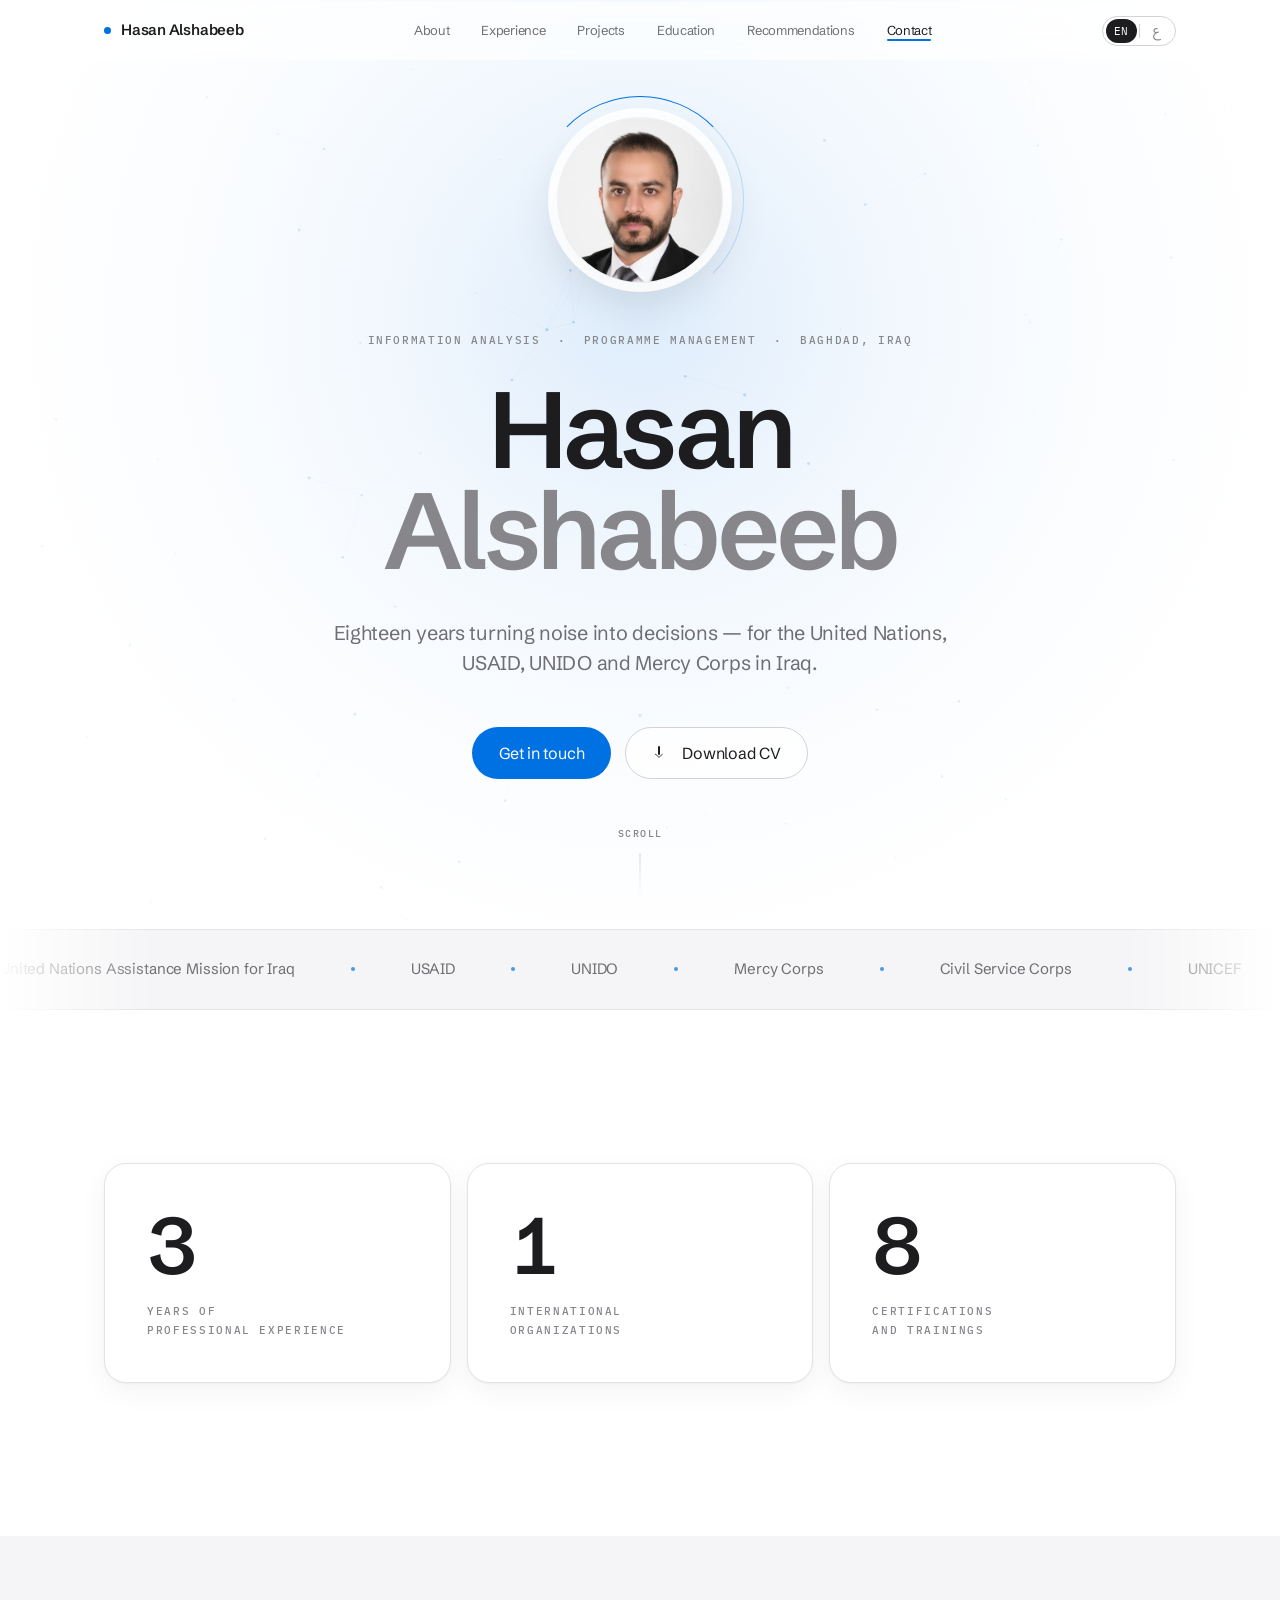
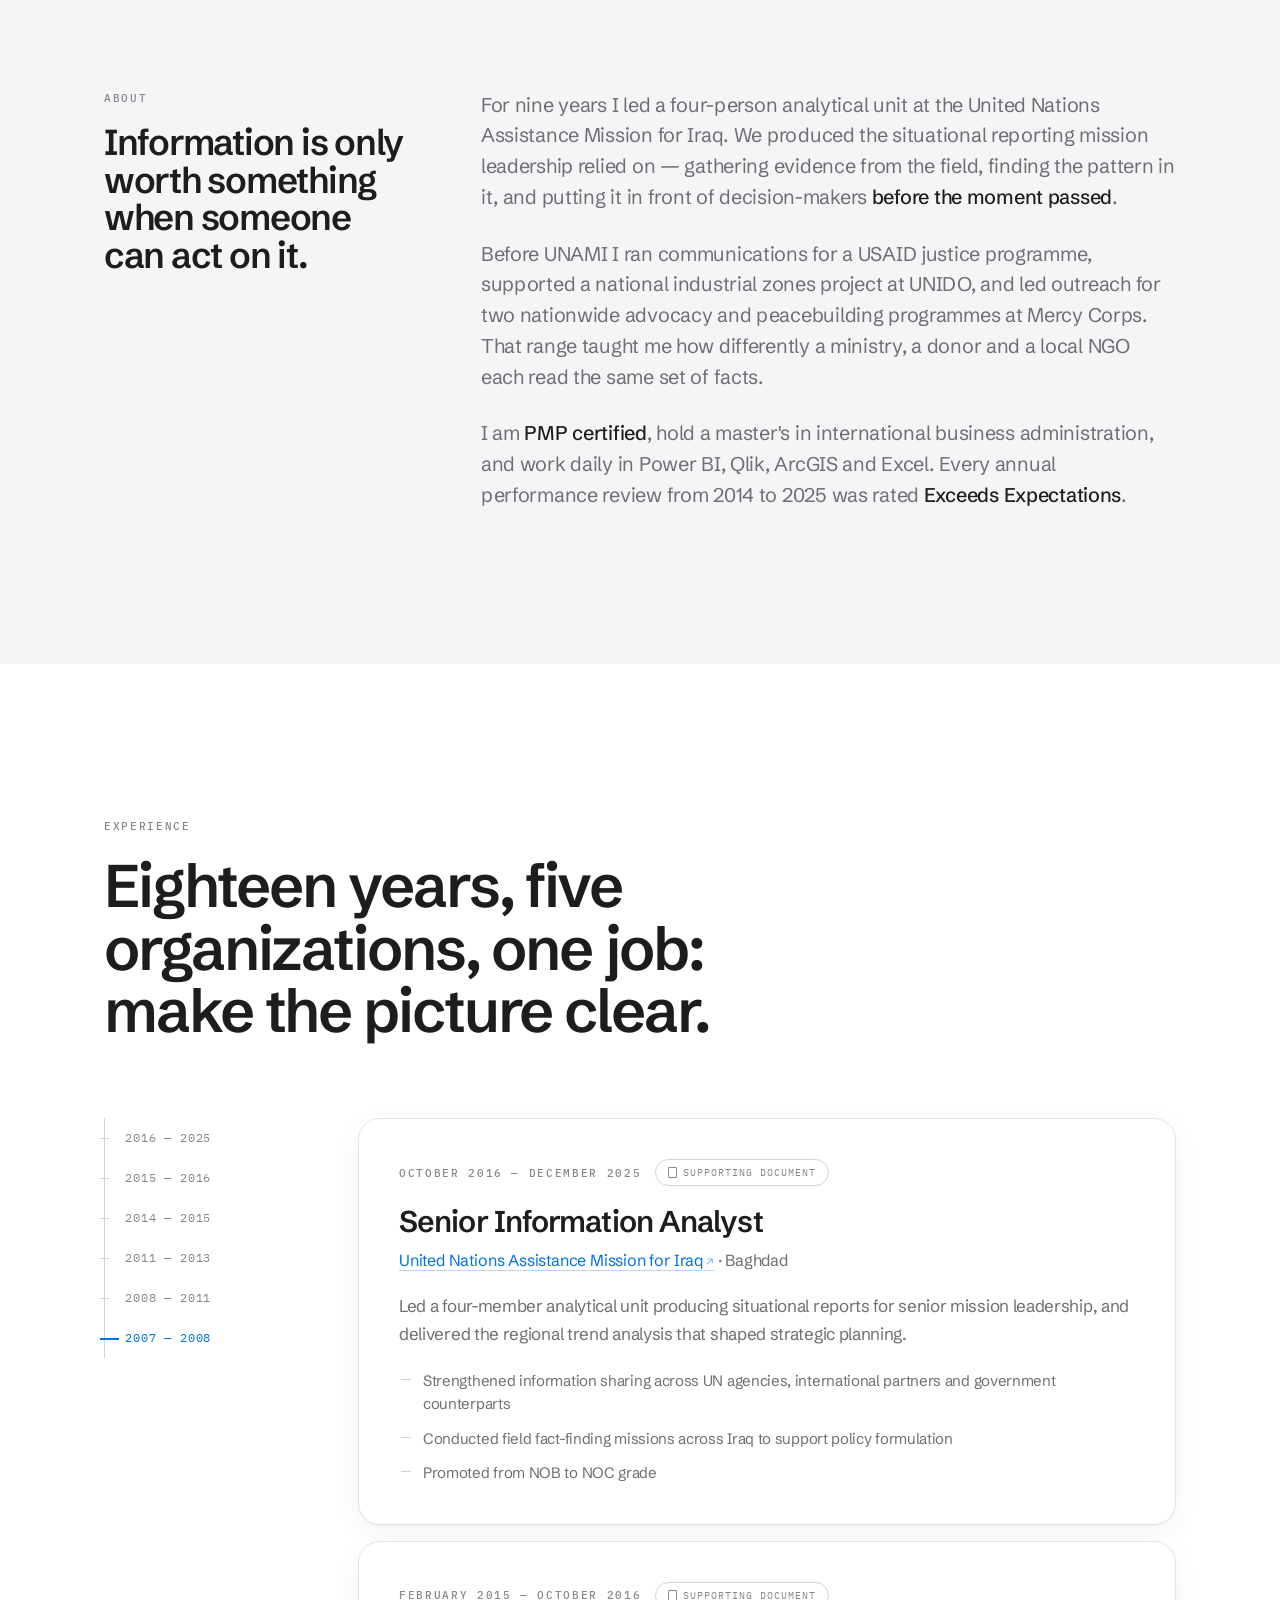
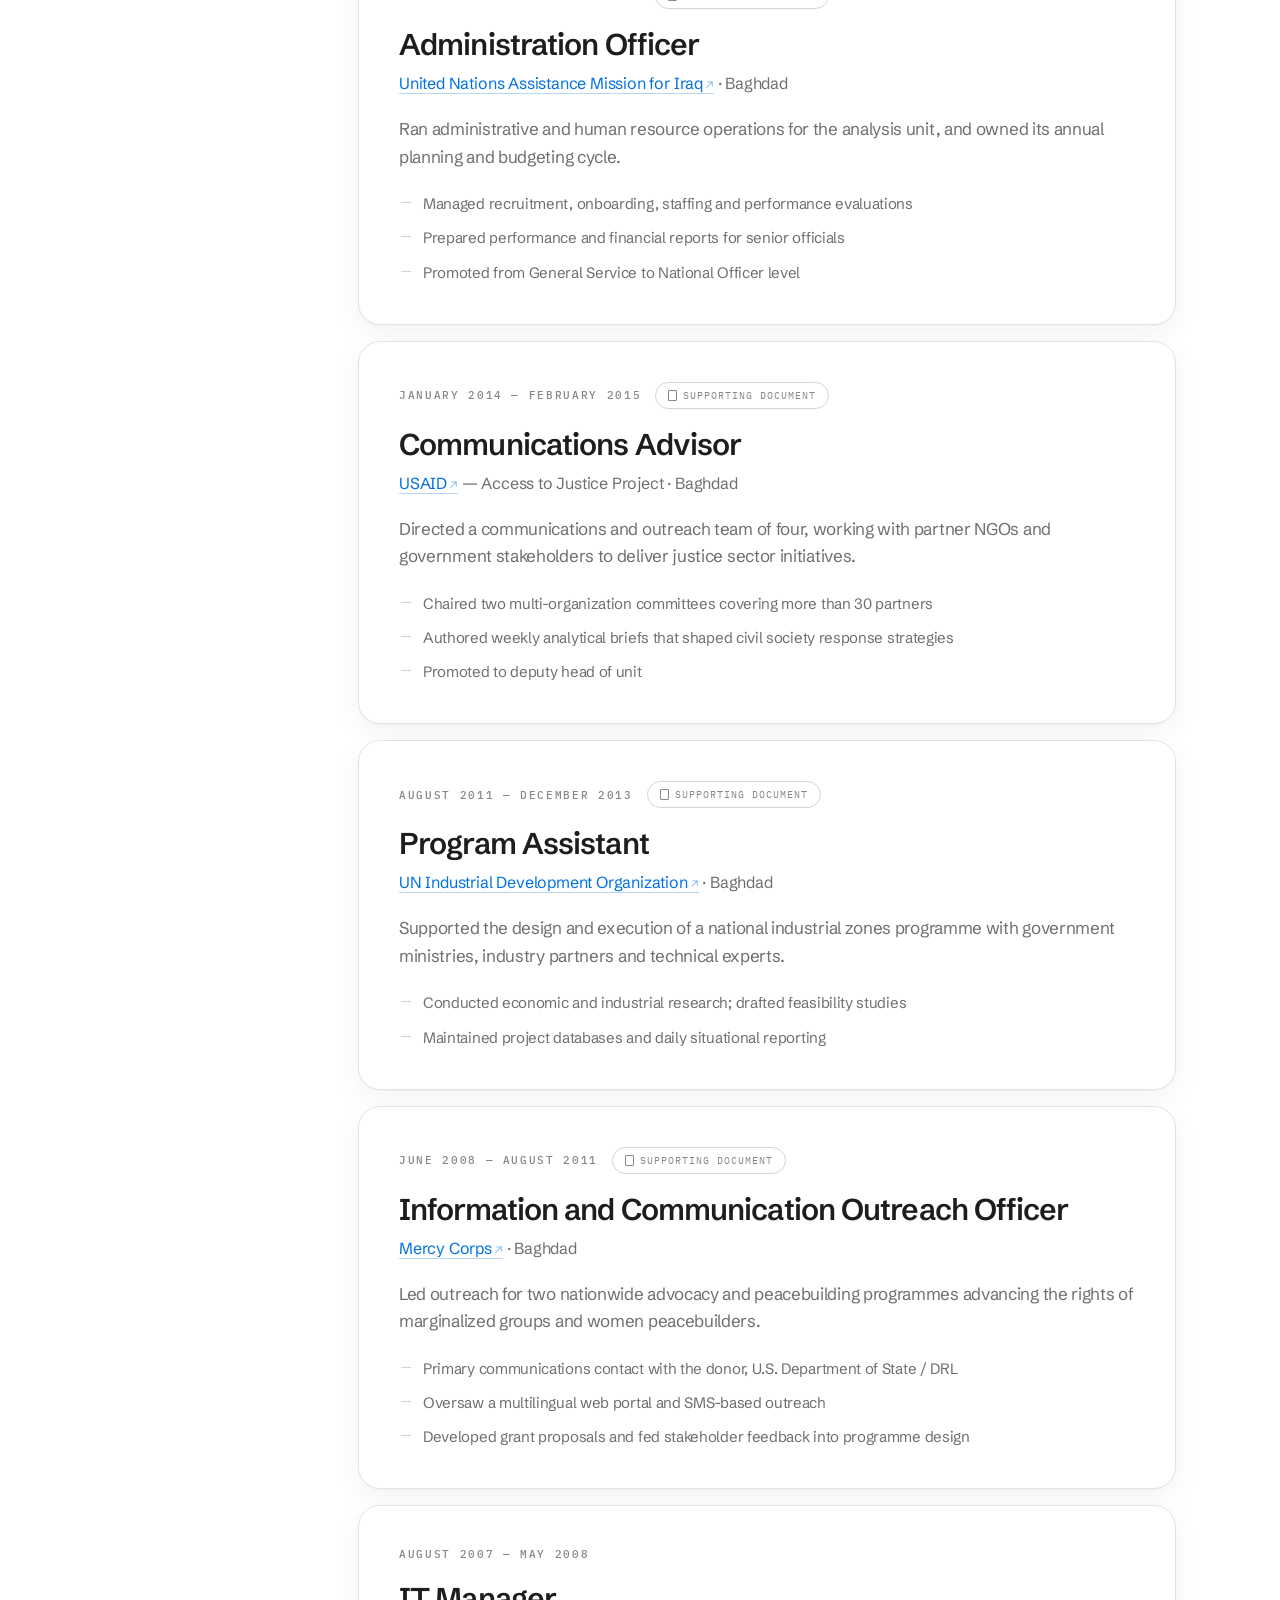
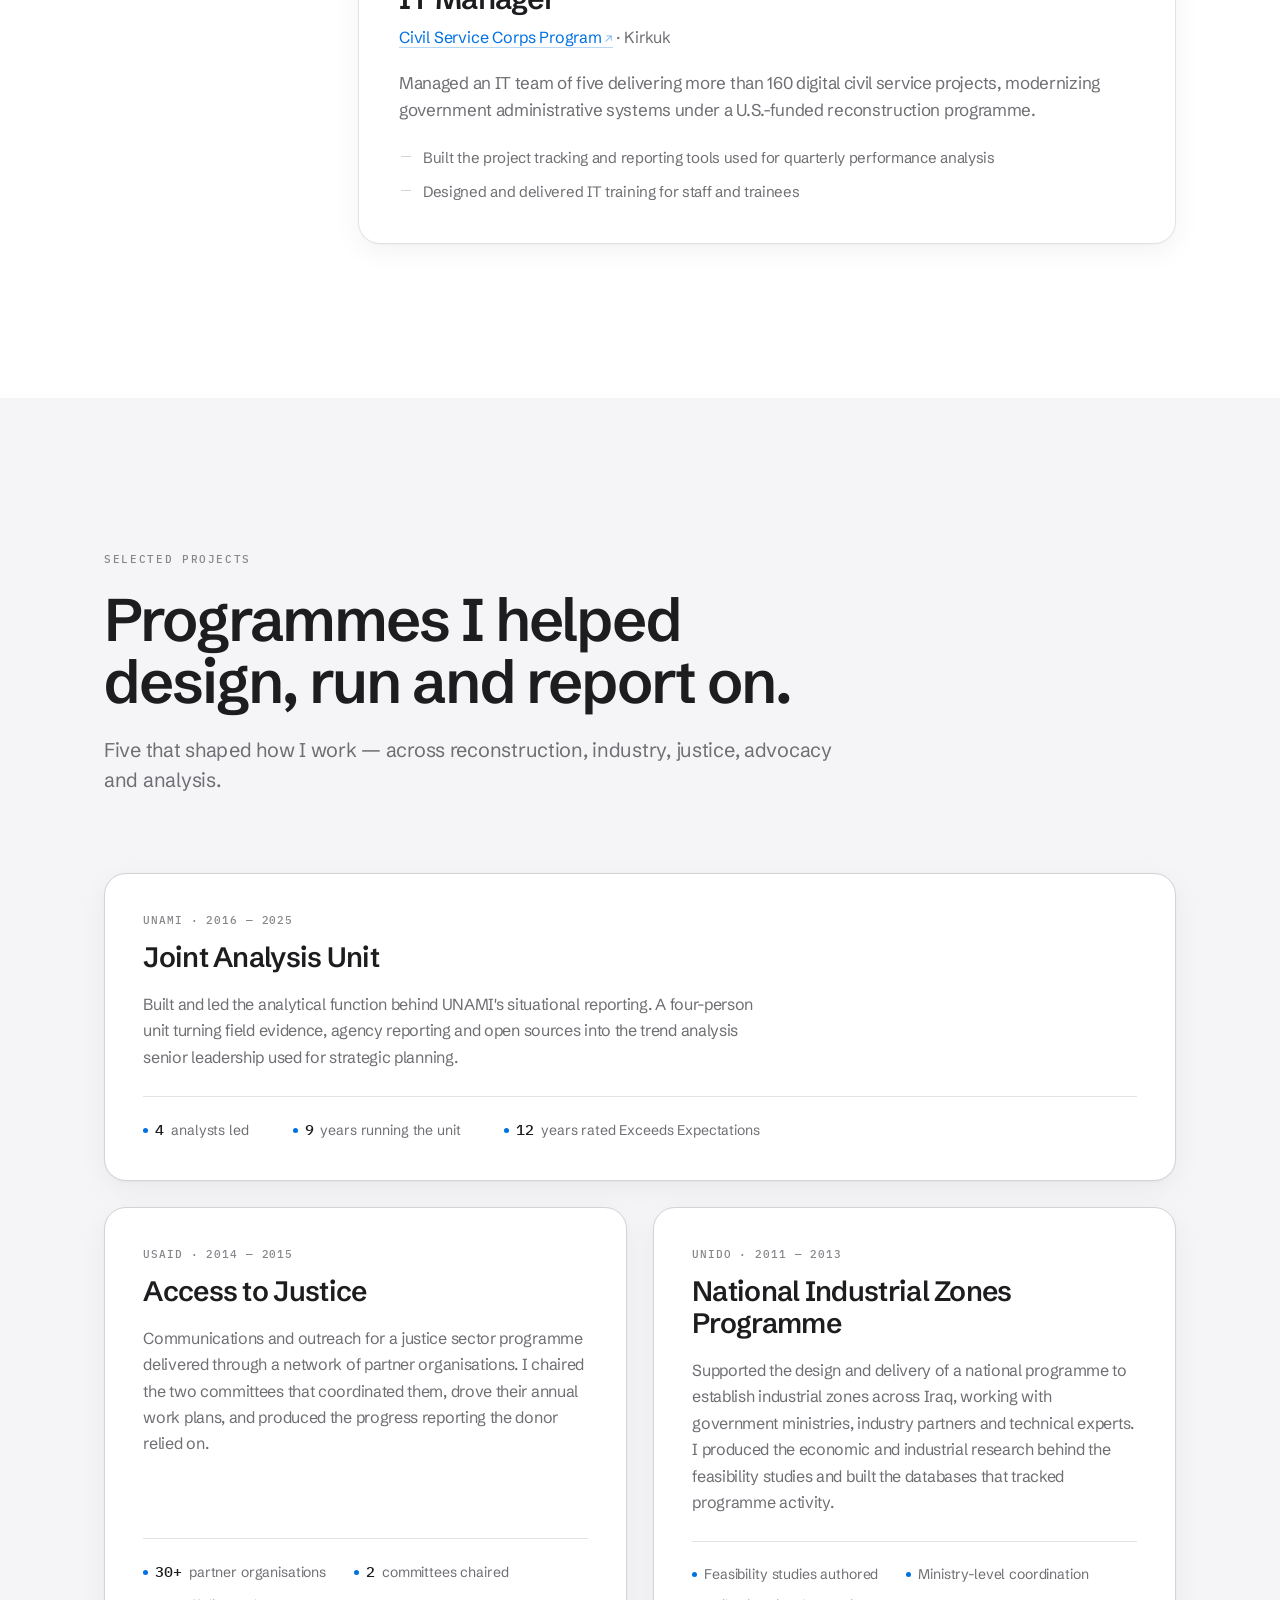
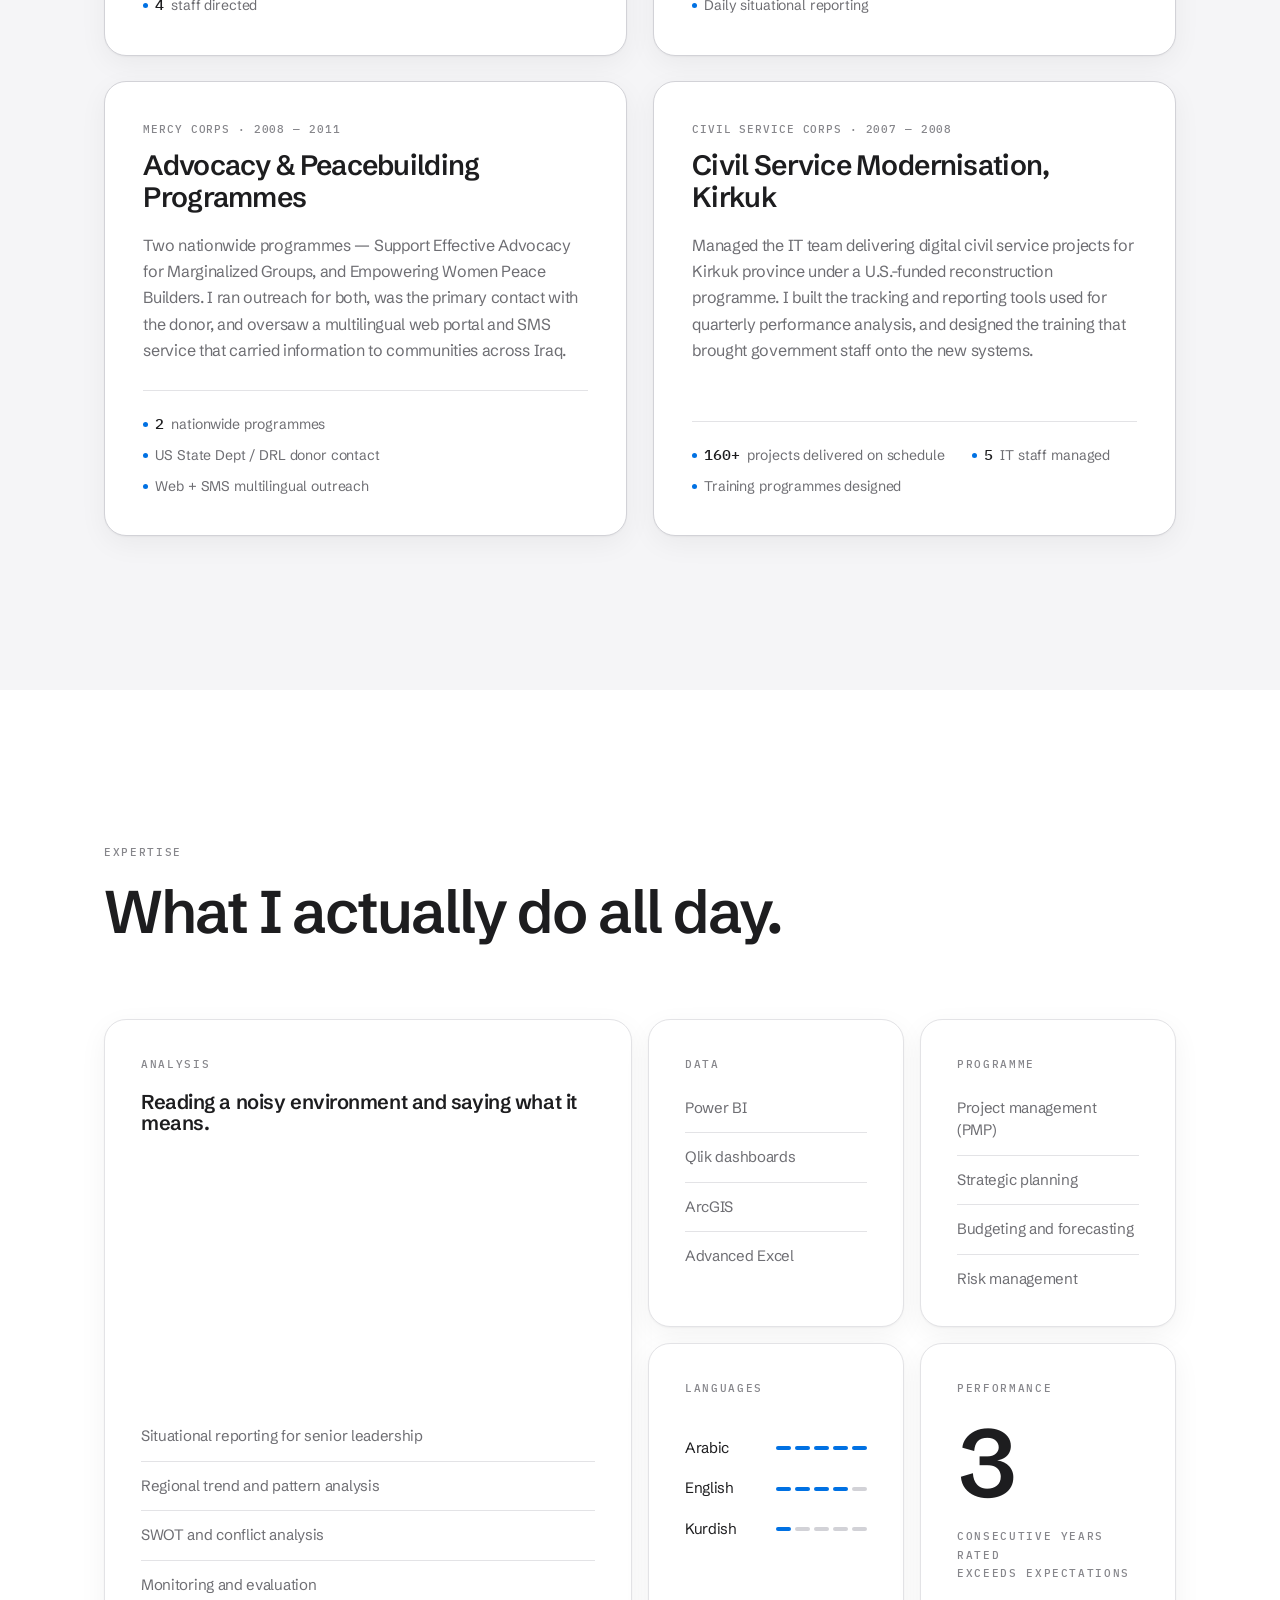
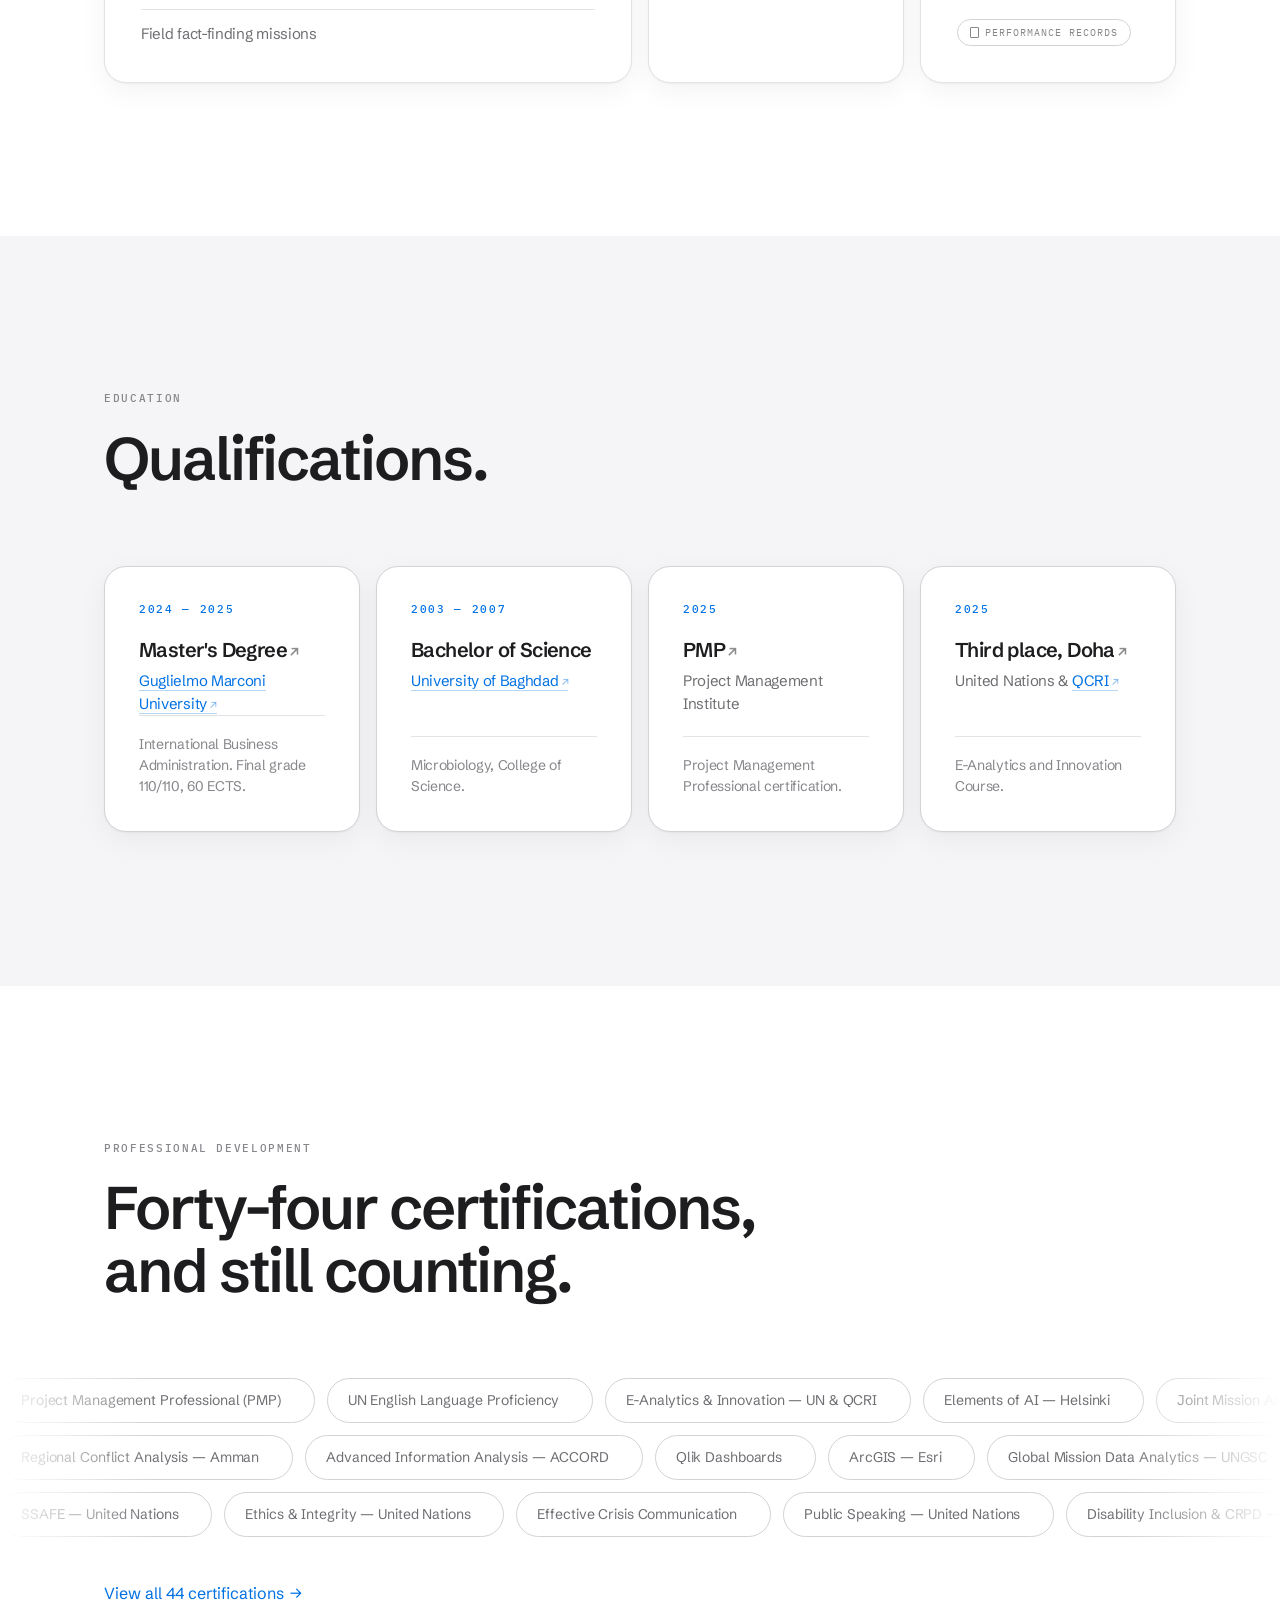
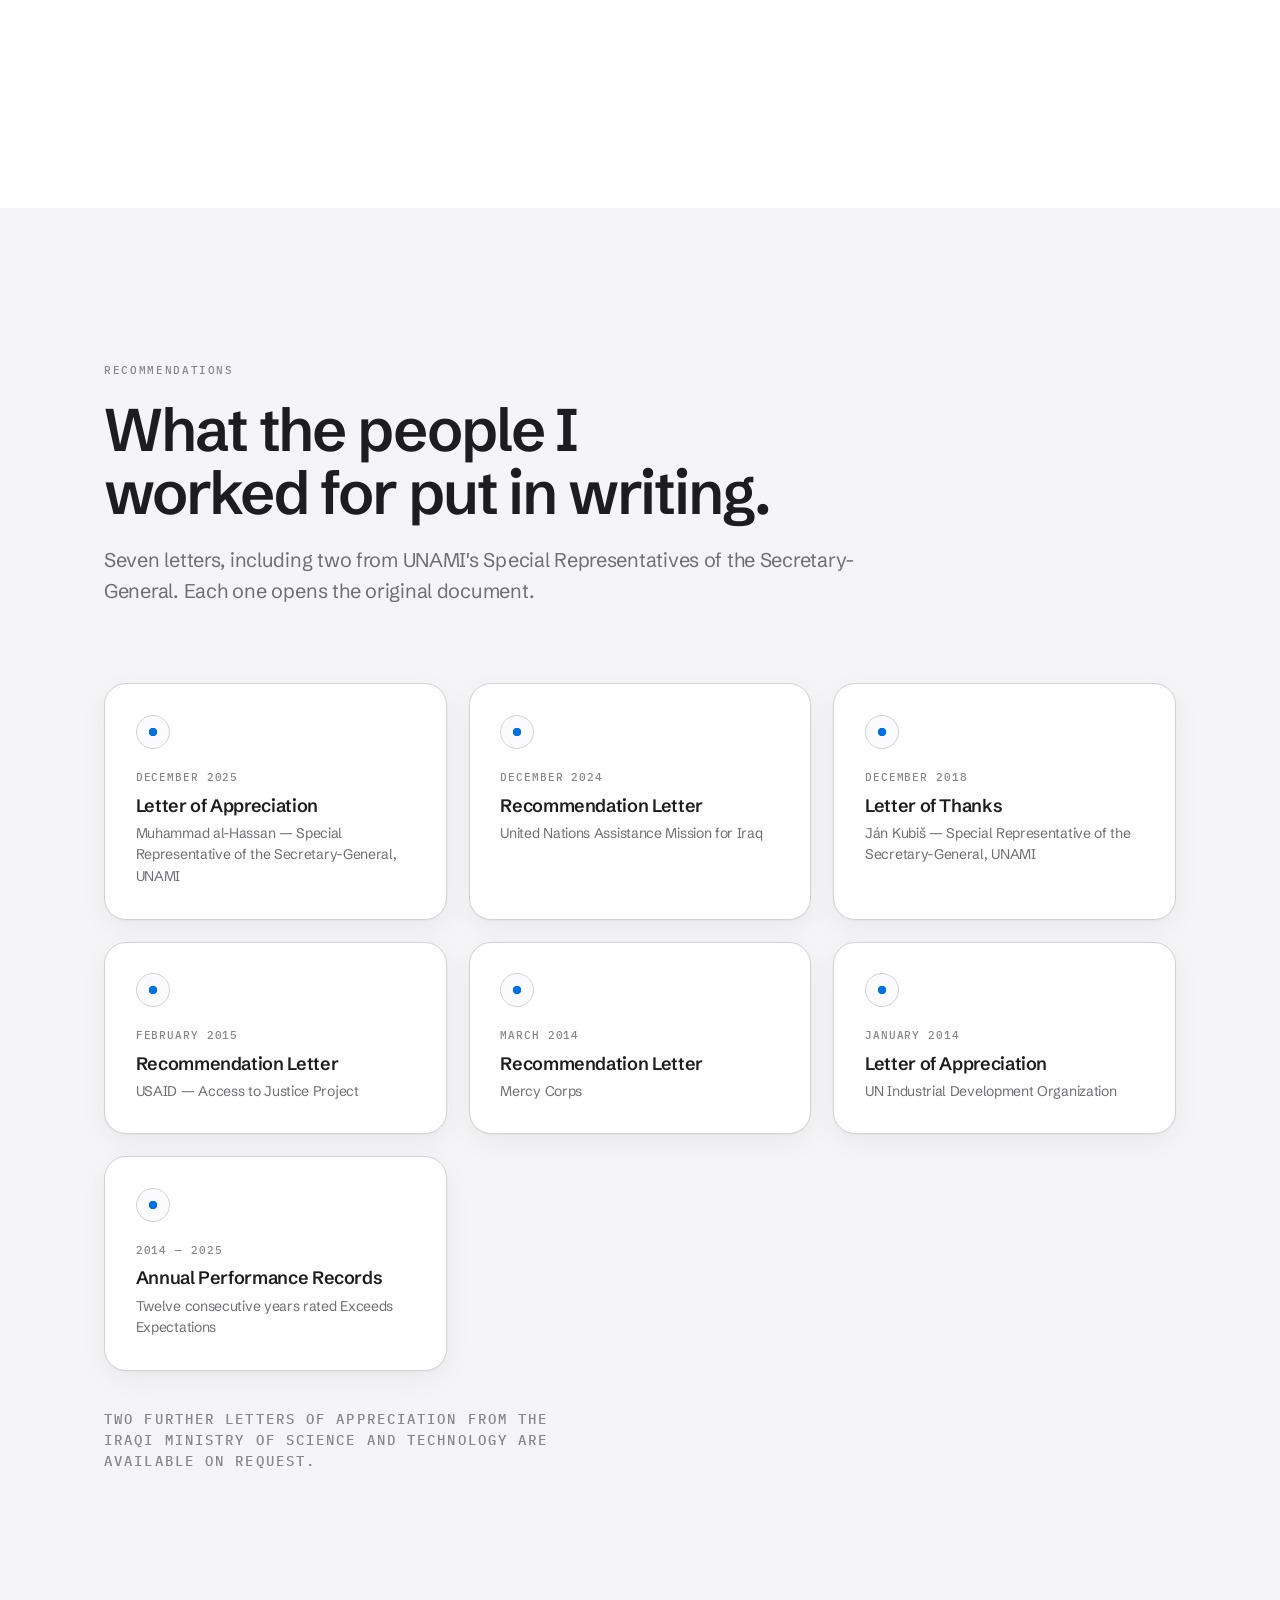
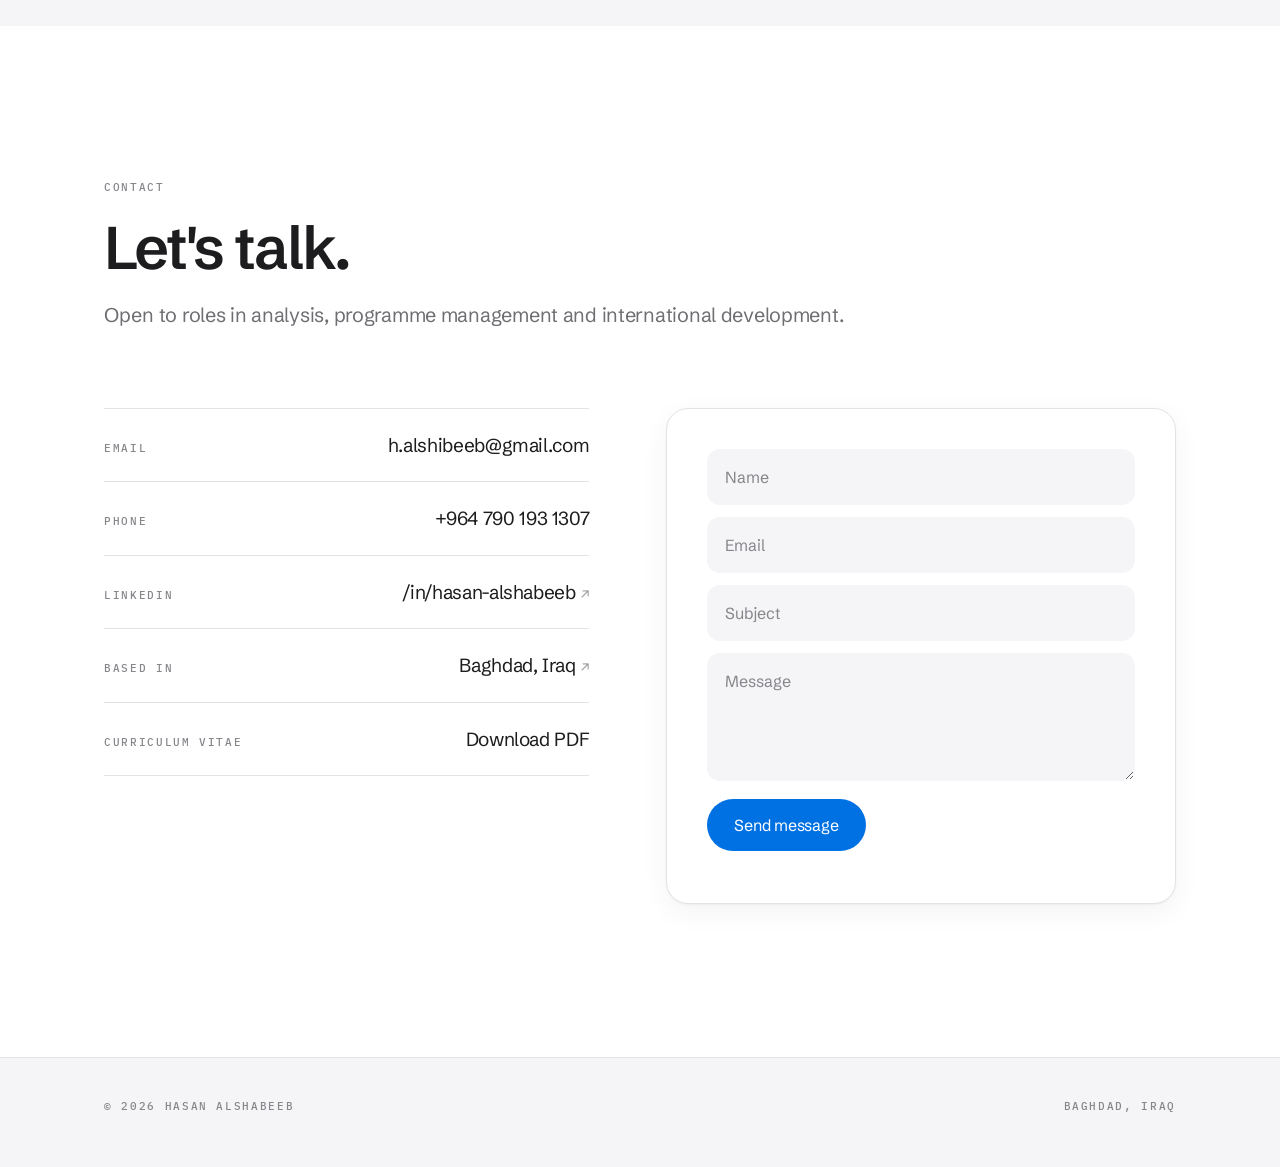
<file: index.html>
<!DOCTYPE html>
<html lang="en" dir="ltr">
<head>
<meta charset="utf-8">
<meta name="viewport" content="width=device-width, initial-scale=1">
<meta name="theme-color" content="#ffffff">
<title>Hasan Alshabeeb — Information Analysis &amp; Programme Management</title>
<meta name="description" content="Hasan Alshabeeb — information analysis and programme management. Eighteen years turning noise into decisions for the United Nations, USAID, UNIDO and Mercy Corps in Iraq. PMP certified.">
<meta name="author" content="Hasan Alshabeeb">
<link rel="canonical" href="https://iraqibioman.github.io/Profile/">

<meta property="og:type" content="profile">
<meta property="og:site_name" content="Hasan Alshabeeb">
<meta property="og:title" content="Hasan Alshabeeb — Information Analysis &amp; Programme Management">
<meta property="og:description" content="Eighteen years turning noise into decisions for the UN, USAID, UNIDO and Mercy Corps in Iraq. PMP certified.">
<meta property="og:url" content="https://iraqibioman.github.io/Profile/">
<meta property="og:image" content="https://iraqibioman.github.io/Profile/og-image.png">
<meta property="og:image:width" content="1200">
<meta property="og:image:height" content="630">
<meta property="og:image:alt" content="Hasan Alshabeeb — Information Analysis and Programme Management">
<meta property="og:locale" content="en_US">
<meta property="og:locale:alternate" content="ar_IQ">
<meta name="twitter:card" content="summary_large_image">
<meta name="twitter:title" content="Hasan Alshabeeb — Information Analysis &amp; Programme Management">
<meta name="twitter:description" content="Eighteen years turning noise into decisions for the UN, USAID, UNIDO and Mercy Corps in Iraq.">
<meta name="twitter:image" content="https://iraqibioman.github.io/Profile/og-image.png">

<link rel="icon" href="favicon.ico" type="image/x-icon">
<link rel="preconnect" href="https://fonts.googleapis.com">
<link rel="preconnect" href="https://fonts.gstatic.com" crossorigin>
<link href="https://fonts.googleapis.com/css2?family=IBM+Plex+Mono:wght@400;500&family=Noto+Sans+Arabic:wght@400;500;600;700&family=Schibsted+Grotesk:wght@400;500;600;700&display=swap" rel="stylesheet">
<link rel="stylesheet" href="styles.css?v=9">

<script type="application/ld+json">
{
  "@context": "https://schema.org",
  "@type": "Person",
  "name": "Hasan Alshabeeb",
  "alternateName": "حسن الشبيب",
  "url": "https://iraqibioman.github.io/Profile/",
  "image": "https://iraqibioman.github.io/Profile/profile.jpg",
  "jobTitle": "Senior Information Analyst",
  "email": "mailto:h.alshibeeb@gmail.com",
  "telephone": "+964-790-193-1307",
  "knowsLanguage": [
    { "@type": "Language", "name": "Arabic", "alternateName": "ar" },
    { "@type": "Language", "name": "English", "alternateName": "en" },
    { "@type": "Language", "name": "Kurdish", "alternateName": "ku" }
  ],
  "address": {
    "@type": "PostalAddress",
    "addressLocality": "Baghdad",
    "addressCountry": "IQ"
  },
  "sameAs": [
    "https://www.linkedin.com/in/hasan-alshabeeb-33baba20",
    "https://github.com/iraqibioman"
  ],
  "worksFor": {
    "@type": "Organization",
    "name": "United Nations Assistance Mission for Iraq",
    "alternateName": "UNAMI",
    "url": "https://iraq.un.org/en"
  },
  "alumniOf": [
    {
      "@type": "CollegeOrUniversity",
      "name": "Guglielmo Marconi University",
      "url": "https://www.unimarconi.it/"
    },
    {
      "@type": "CollegeOrUniversity",
      "name": "University of Baghdad",
      "url": "https://en.uobaghdad.edu.iq/"
    }
  ],
  "hasCredential": [
    {
      "@type": "EducationalOccupationalCredential",
      "credentialCategory": "Professional Certification",
      "name": "Project Management Professional (PMP)",
      "recognizedBy": { "@type": "Organization", "name": "Project Management Institute" }
    },
    {
      "@type": "EducationalOccupationalCredential",
      "credentialCategory": "degree",
      "name": "Master of International Business Administration",
      "recognizedBy": { "@type": "Organization", "name": "Guglielmo Marconi University" }
    }
  ],
  "knowsAbout": [
    "Information Analysis", "Situational Reporting", "Programme Management",
    "Monitoring and Evaluation", "Power BI", "Qlik", "ArcGIS",
    "Stakeholder Management", "International Development"
  ]
}
</script>
</head>

<body>

<div class="progress" aria-hidden="true"></div>

<!-- ====================== Navigation ====================== -->
<nav class="nav" aria-label="Main">
  <div class="nav__in">
    <a class="nav__brand" href="#top">
      <i class="nav__dot" aria-hidden="true"></i>
      <span data-i18n="brand">Hasan Alshabeeb</span>
    </a>

    <ul class="nav__menu">
      <li><a class="nav__link" href="#about"           data-i18n="nav.about">About</a></li>
      <li><a class="nav__link" href="#experience"      data-i18n="nav.experience">Experience</a></li>
      <li><a class="nav__link" href="#projects"        data-i18n="nav.projects">Projects</a></li>
      <li><a class="nav__link" href="#education"       data-i18n="nav.education">Education</a></li>
      <li><a class="nav__link" href="#recommendations" data-i18n="nav.recs">Recommendations</a></li>
      <li><a class="nav__link" href="#contact"         data-i18n="nav.contact">Contact</a></li>
    </ul>

    <div class="nav__right">
      <button class="lang" type="button" id="langToggle" aria-label="Switch language">
        <span class="lang__opt is-on" data-lang="en">EN</span>
        <span class="lang__sep" aria-hidden="true"></span>
        <span class="lang__opt" data-lang="ar">ع</span>
      </button>
      <button class="nav__burger" type="button" aria-label="Menu" aria-expanded="false">
        <span></span><span></span>
      </button>
    </div>
  </div>
</nav>

<!-- ====================== Hero ====================== -->
<header class="hero" id="top">
  <canvas id="field" aria-hidden="true"></canvas>
  <div class="hero__aura" aria-hidden="true"></div>

  <div class="wrap hero__in">
    <div class="hero__portrait-wrap rise">
      <div class="hero__ring" aria-hidden="true"></div>
      <img class="hero__portrait" src="profile.jpg" width="400" height="400"
           alt="Portrait of Hasan Alshabeeb">
    </div>

    <span class="mono hero__eyebrow rise" data-i18n="hero.eyebrow">Information Analysis &nbsp;·&nbsp; Programme Management &nbsp;·&nbsp; Baghdad, Iraq</span>

    <h1 class="h-display hero__name rise" data-i18n="hero.name">
      <span>Hasan</span>
      <span><em>Alshabeeb</em></span>
    </h1>

    <p class="lede hero__lede rise" data-i18n="hero.lede">
      Eighteen years turning noise into decisions — for the United Nations,
      USAID, UNIDO and Mercy&nbsp;Corps in Iraq.
    </p>

    <div class="hero__cta rise">
      <a class="btn btn--fill" href="#contact" data-i18n="hero.cta1">Get in touch</a>
      <a class="btn btn--line" href="Hasan_Alshabeeb_Resume.pdf" download>
        <span class="btn__dl" aria-hidden="true"></span>
        <span data-i18n="hero.cta2">Download CV</span>
      </a>
    </div>
  </div>

  <div class="hero__cue" aria-hidden="true">
    <span class="mono" data-i18n="hero.scroll">Scroll</span>
    <i></i>
  </div>
</header>

<!-- ====================== Organisations marquee ====================== -->
<div class="marquee" aria-label="Organizations worked with">
  <div class="marquee__track">
    <div class="marquee__item"><a href="https://iraq.un.org/en" target="_blank" rel="noopener" data-i18n="org.unami">United Nations Assistance Mission for Iraq</a></div>
    <div class="marquee__item"><a href="https://www.usaid.gov/" target="_blank" rel="noopener">USAID</a></div>
    <div class="marquee__item"><a href="https://www.unido.org/" target="_blank" rel="noopener">UNIDO</a></div>
    <div class="marquee__item"><a href="https://www.mercycorps.org/" target="_blank" rel="noopener" data-i18n="org.mercy">Mercy Corps</a></div>
    <div class="marquee__item"><a href="https://www.dvidshub.net/news/521203/civil-service-corps-takes-root-iraqs-kirkuk-province" target="_blank" rel="noopener" data-i18n="org.csc">Civil Service Corps</a></div>
    <div class="marquee__item">UNICEF</div>
    <div class="marquee__item" aria-hidden="true"><a href="https://iraq.un.org/en" target="_blank" rel="noopener" data-i18n="org.unami">United Nations Assistance Mission for Iraq</a></div>
    <div class="marquee__item" aria-hidden="true"><a href="https://www.usaid.gov/" target="_blank" rel="noopener">USAID</a></div>
    <div class="marquee__item" aria-hidden="true"><a href="https://www.unido.org/" target="_blank" rel="noopener">UNIDO</a></div>
    <div class="marquee__item" aria-hidden="true"><a href="https://www.mercycorps.org/" target="_blank" rel="noopener" data-i18n="org.mercy">Mercy Corps</a></div>
    <div class="marquee__item" aria-hidden="true"><a href="https://www.dvidshub.net/news/521203/civil-service-corps-takes-root-iraqs-kirkuk-province" target="_blank" rel="noopener" data-i18n="org.csc">Civil Service Corps</a></div>
    <div class="marquee__item" aria-hidden="true">UNICEF</div>
  </div>
</div>

<!-- ====================== Figures ====================== -->
<section class="band">
  <div class="wrap">
    <div class="figures">
      <div class="panel figure rv">
        <span class="figure__n" data-count="18">0</span>
        <span class="mono figure__k" data-i18n="fig.years">Years of<br>professional experience</span>
      </div>
      <div class="panel figure rv rv-d1">
        <span class="figure__n" data-count="5">0</span>
        <span class="mono figure__k" data-i18n="fig.orgs">International<br>organizations</span>
      </div>
      <div class="panel figure rv rv-d2">
        <span class="figure__n" data-count="44">0</span>
        <span class="mono figure__k" data-i18n="fig.certs">Certifications<br>and trainings</span>
      </div>
    </div>
  </div>
</section>

<!-- ====================== About ====================== -->
<section class="band band--tint" id="about">
  <div class="wrap about">
    <div class="about__sticky rv">
      <span class="mono" style="display:block;margin-bottom:18px" data-i18n="about.label">About</span>
      <h2 class="h-band" data-i18n="about.head">Information is only worth something when someone can act on it.</h2>
    </div>

    <div class="about__body lede rv rv-d1">
      <p data-i18n="about.p1">
        For nine years I led a four-person analytical unit at the United Nations Assistance
        Mission for Iraq. We produced the situational reporting mission leadership relied on —
        gathering evidence from the field, finding the pattern in it, and putting it in front of
        decision-makers <strong>before the moment passed</strong>.
      </p>
      <p data-i18n="about.p2">
        Before UNAMI I ran communications for a USAID justice programme, supported a national
        industrial zones project at UNIDO, and led outreach for two nationwide advocacy and
        peacebuilding programmes at Mercy Corps. That range taught me how differently a ministry,
        a donor and a local NGO each read the same set of facts.
      </p>
      <p data-i18n="about.p3">
        I am <strong>PMP certified</strong>, hold a master's in international business
        administration, and work daily in Power&nbsp;BI, Qlik, ArcGIS and Excel. Every annual
        performance review from 2014 to 2025 was rated <strong>Exceeds Expectations</strong>.
      </p>
    </div>
  </div>
</section>

<!-- ====================== Experience ====================== -->
<section class="band" id="experience">
  <div class="wrap">
    <div class="band-head rv">
      <span class="mono" data-i18n="exp.label">Experience</span>
      <h2 class="h-band" data-i18n="exp.head">Eighteen years, five organizations, one job: make the picture clear.</h2>
    </div>

    <div class="exp">
      <aside class="rail" aria-label="Chronology">
        <div class="rail__line">
          <span class="rail__yr is-on" data-year="2016" role="button" tabindex="0">2016 — 2025</span>
          <span class="rail__yr" data-year="2015" role="button" tabindex="0">2015 — 2016</span>
          <span class="rail__yr" data-year="2014" role="button" tabindex="0">2014 — 2015</span>
          <span class="rail__yr" data-year="2011" role="button" tabindex="0">2011 — 2013</span>
          <span class="rail__yr" data-year="2008" role="button" tabindex="0">2008 — 2011</span>
          <span class="rail__yr" data-year="2007" role="button" tabindex="0">2007 — 2008</span>
        </div>
      </aside>

      <div class="roles">

        <article class="panel role rv" data-year="2016">
          <div class="role__meta">
            <span class="mono" data-i18n="role1.date">October 2016 — December 2025</span>
            <a class="doc-chip" href="https://1drv.ms/b/c/ed490c4b49b4dac4/Eb-_2hOoIl9AvDSMYGWBqzkBQmEkhR0iWk_TibftnRl4uQ?e=39Vbwg" target="_blank" rel="noopener" data-i18n="doc.support">Supporting document</a>
          </div>
          <h3 class="role__title" data-i18n="role1.title">Senior Information Analyst</h3>
          <p class="role__org"><a class="link-out" href="https://iraq.un.org/en" target="_blank" rel="noopener" data-i18n="org.unami">United Nations Assistance Mission for Iraq</a> · <span data-i18n="city.baghdad">Baghdad</span></p>
          <p class="role__text" data-i18n="role1.text">
            Led a four-member analytical unit producing situational reports for senior mission
            leadership, and delivered the regional trend analysis that shaped strategic planning.
          </p>
          <ul class="role__pts">
            <li data-i18n="role1.b1">Strengthened information sharing across UN agencies, international partners and government counterparts</li>
            <li data-i18n="role1.b2">Conducted field fact-finding missions across Iraq to support policy formulation</li>
            <li data-i18n="role1.b3">Promoted from NOB to NOC grade</li>
          </ul>
        </article>

        <article class="panel role rv" data-year="2015">
          <div class="role__meta">
            <span class="mono" data-i18n="role2.date">February 2015 — October 2016</span>
            <a class="doc-chip" href="https://1drv.ms/b/c/ed490c4b49b4dac4/EUiwH5KWopNMtANzGJ7Lw1gBoqUNrOR8dH7DMJj8c-09sw?e=QnMAgn" target="_blank" rel="noopener" data-i18n="doc.support">Supporting document</a>
          </div>
          <h3 class="role__title" data-i18n="role2.title">Administration Officer</h3>
          <p class="role__org"><a class="link-out" href="https://iraq.un.org/en" target="_blank" rel="noopener" data-i18n="org.unami">United Nations Assistance Mission for Iraq</a> · <span data-i18n="city.baghdad">Baghdad</span></p>
          <p class="role__text" data-i18n="role2.text">
            Ran administrative and human resource operations for the analysis unit, and owned its
            annual planning and budgeting cycle.
          </p>
          <ul class="role__pts">
            <li data-i18n="role2.b1">Managed recruitment, onboarding, staffing and performance evaluations</li>
            <li data-i18n="role2.b2">Prepared performance and financial reports for senior officials</li>
            <li data-i18n="role2.b3">Promoted from General Service to National Officer level</li>
          </ul>
        </article>

        <article class="panel role rv" data-year="2014">
          <div class="role__meta">
            <span class="mono" data-i18n="role3.date">January 2014 — February 2015</span>
            <a class="doc-chip" href="https://1drv.ms/b/c/ed490c4b49b4dac4/EYkrgDp7eYFHk5FdBKnftWkBHjRqr-7l8xKX60AEAIsotA?e=ixlA9h" target="_blank" rel="noopener" data-i18n="doc.support">Supporting document</a>
          </div>
          <h3 class="role__title" data-i18n="role3.title">Communications Advisor</h3>
          <p class="role__org"><a class="link-out" href="https://www.usaid.gov/" target="_blank" rel="noopener">USAID</a> <span data-i18n="role3.prog">— Access to Justice Project</span> · <span data-i18n="city.baghdad">Baghdad</span></p>
          <p class="role__text" data-i18n="role3.text">
            Directed a communications and outreach team of four, working with partner NGOs and
            government stakeholders to deliver justice sector initiatives.
          </p>
          <ul class="role__pts">
            <li data-i18n="role3.b1">Chaired two multi-organization committees covering more than 30 partners</li>
            <li data-i18n="role3.b2">Authored weekly analytical briefs that shaped civil society response strategies</li>
            <li data-i18n="role3.b3">Promoted to deputy head of unit</li>
          </ul>
        </article>

        <article class="panel role rv" data-year="2011">
          <div class="role__meta">
            <span class="mono" data-i18n="role4.date">August 2011 — December 2013</span>
            <a class="doc-chip" href="https://1drv.ms/b/c/ed490c4b49b4dac4/EeXNh1gr7gdGuumXn4tu1eUBSEIBwcGKSDhZ9iTeHhRURQ?e=sYwMF4" target="_blank" rel="noopener" data-i18n="doc.support">Supporting document</a>
          </div>
          <h3 class="role__title" data-i18n="role4.title">Program Assistant</h3>
          <p class="role__org"><a class="link-out" href="https://www.unido.org/" target="_blank" rel="noopener" data-i18n="org.unido">UN Industrial Development Organization</a> · <span data-i18n="city.baghdad">Baghdad</span></p>
          <p class="role__text" data-i18n="role4.text">
            Supported the design and execution of a national industrial zones programme with
            government ministries, industry partners and technical experts.
          </p>
          <ul class="role__pts">
            <li data-i18n="role4.b1">Conducted economic and industrial research; drafted feasibility studies</li>
            <li data-i18n="role4.b2">Maintained project databases and daily situational reporting</li>
          </ul>
        </article>

        <article class="panel role rv" data-year="2008">
          <div class="role__meta">
            <span class="mono" data-i18n="role5.date">June 2008 — August 2011</span>
            <a class="doc-chip" href="https://1drv.ms/b/c/ed490c4b49b4dac4/ESJTMySBz-REvA5QIGU6s5MBwRfmi09Knk4GT7x48vaRuQ?e=POwlxe" target="_blank" rel="noopener" data-i18n="doc.support">Supporting document</a>
          </div>
          <h3 class="role__title" data-i18n="role5.title">Information and Communication Outreach Officer</h3>
          <p class="role__org"><a class="link-out" href="https://www.mercycorps.org/" target="_blank" rel="noopener" data-i18n="org.mercy">Mercy Corps</a> · <span data-i18n="city.baghdad">Baghdad</span></p>
          <p class="role__text" data-i18n="role5.text">
            Led outreach for two nationwide advocacy and peacebuilding programmes advancing the
            rights of marginalized groups and women peacebuilders.
          </p>
          <ul class="role__pts">
            <li data-i18n="role5.b1">Primary communications contact with the donor, U.S. Department of State / DRL</li>
            <li data-i18n="role5.b2">Oversaw a multilingual web portal and SMS-based outreach</li>
            <li data-i18n="role5.b3">Developed grant proposals and fed stakeholder feedback into programme design</li>
          </ul>
        </article>

        <article class="panel role rv" data-year="2007">
          <div class="role__meta">
            <span class="mono" data-i18n="role6.date">August 2007 — May 2008</span>
          </div>
          <h3 class="role__title" data-i18n="role6.title">IT Manager</h3>
          <p class="role__org"><a class="link-out" href="https://www.dvidshub.net/news/521203/civil-service-corps-takes-root-iraqs-kirkuk-province" target="_blank" rel="noopener" data-i18n="org.cscfull">Civil Service Corps Program</a> · <span data-i18n="city.kirkuk">Kirkuk</span></p>
          <p class="role__text" data-i18n="role6.text">
            Managed an IT team of five delivering more than 160 digital civil service projects,
            modernizing government administrative systems under a U.S.-funded reconstruction programme.
          </p>
          <ul class="role__pts">
            <li data-i18n="role6.b1">Built the project tracking and reporting tools used for quarterly performance analysis</li>
            <li data-i18n="role6.b2">Designed and delivered IT training for staff and trainees</li>
          </ul>
        </article>

      </div>
    </div>
  </div>
</section>

<!-- ====================== Projects ====================== -->
<section class="band band--tint" id="projects">
  <div class="wrap">
    <div class="band-head rv">
      <span class="mono" data-i18n="proj.label">Selected projects</span>
      <h2 class="h-band" data-i18n="proj.head">Programmes I helped design, run and report on.</h2>
      <p class="lede" data-i18n="proj.lede">Five that shaped how I work — across reconstruction, industry, justice, advocacy and analysis.</p>
    </div>

    <div class="projects">

      <article class="panel project rv">
        <div class="project__head">
          <span class="mono project__org">UNAMI · 2016 — 2025</span>
          <h3 class="project__title" data-i18n="proj1.title">Joint Analysis Unit</h3>
        </div>
        <p class="project__text" data-i18n="proj1.text">
          Built and led the analytical function behind UNAMI's situational reporting. A four-person
          unit turning field evidence, agency reporting and open sources into the trend analysis
          senior leadership used for strategic planning.
        </p>
        <ul class="project__facts">
          <li data-i18n="proj1.f1"><b>4</b> analysts led</li>
          <li data-i18n="proj1.f2"><b>9</b> years running the unit</li>
          <li data-i18n="proj1.f3"><b>12</b> years rated Exceeds Expectations</li>
        </ul>
      </article>

      <article class="panel project rv rv-d1">
        <div class="project__head">
          <span class="mono project__org">USAID · 2014 — 2015</span>
          <h3 class="project__title" data-i18n="proj2.title">Access to Justice</h3>
        </div>
        <p class="project__text" data-i18n="proj2.text">
          Communications and outreach for a justice sector programme delivered through a network of
          partner organisations. I chaired the two committees that coordinated them, drove their
          annual work plans, and produced the progress reporting the donor relied on.
        </p>
        <ul class="project__facts">
          <li data-i18n="proj2.f1"><b>30+</b> partner organisations</li>
          <li data-i18n="proj2.f2"><b>2</b> committees chaired</li>
          <li data-i18n="proj2.f3"><b>4</b> staff directed</li>
        </ul>
      </article>

      <article class="panel project rv rv-d2">
        <div class="project__head">
          <span class="mono project__org">UNIDO · 2011 — 2013</span>
          <h3 class="project__title" data-i18n="proj3.title">National Industrial Zones Programme</h3>
        </div>
        <p class="project__text" data-i18n="proj3.text">
          Supported the design and delivery of a national programme to establish industrial zones
          across Iraq, working with government ministries, industry partners and technical experts.
          I produced the economic and industrial research behind the feasibility studies and built
          the databases that tracked programme activity.
        </p>
        <ul class="project__facts">
          <li data-i18n="proj3.f1">Feasibility studies authored</li>
          <li data-i18n="proj3.f2">Ministry-level coordination</li>
          <li data-i18n="proj3.f3">Daily situational reporting</li>
        </ul>
      </article>

      <article class="panel project rv">
        <div class="project__head">
          <span class="mono project__org">Mercy Corps · 2008 — 2011</span>
          <h3 class="project__title" data-i18n="proj4.title">Advocacy &amp; Peacebuilding Programmes</h3>
        </div>
        <p class="project__text" data-i18n="proj4.text">
          Two nationwide programmes — Support Effective Advocacy for Marginalized Groups, and
          Empowering Women Peace Builders. I ran outreach for both, was the primary contact with
          the donor, and oversaw a multilingual web portal and SMS service that carried information
          to communities across Iraq.
        </p>
        <ul class="project__facts">
          <li data-i18n="proj4.f1"><b>2</b> nationwide programmes</li>
          <li data-i18n="proj4.f2">US State Dept / DRL donor contact</li>
          <li data-i18n="proj4.f3">Web + SMS multilingual outreach</li>
        </ul>
      </article>

      <article class="panel project rv rv-d1">
        <div class="project__head">
          <span class="mono project__org">Civil Service Corps · 2007 — 2008</span>
          <h3 class="project__title" data-i18n="proj5.title">Civil Service Modernisation, Kirkuk</h3>
        </div>
        <p class="project__text" data-i18n="proj5.text">
          Managed the IT team delivering digital civil service projects for Kirkuk province under a
          U.S.-funded reconstruction programme. I built the tracking and reporting tools used for
          quarterly performance analysis, and designed the training that brought government staff
          onto the new systems.
        </p>
        <ul class="project__facts">
          <li data-i18n="proj5.f1"><b>160+</b> projects delivered on schedule</li>
          <li data-i18n="proj5.f2"><b>5</b> IT staff managed</li>
          <li data-i18n="proj5.f3">Training programmes designed</li>
        </ul>
      </article>

    </div>
  </div>
</section>

<!-- ====================== Expertise ====================== -->
<section class="band" id="expertise">
  <div class="wrap">
    <div class="band-head rv">
      <span class="mono" data-i18n="exp2.label">Expertise</span>
      <h2 class="h-band" data-i18n="exp2.head">What I actually do all day.</h2>
    </div>

    <div class="bento">

      <div class="panel tile tile--wide tile--tall rv">
        <span class="mono" data-i18n="tile.analysis">Analysis</span>
        <h3 class="h-tile" data-i18n="tile.analysis.head">Reading a noisy environment and saying what it means.</h3>
        <ul class="tile__list">
          <li data-i18n="tile.a1">Situational reporting for senior leadership</li>
          <li data-i18n="tile.a2">Regional trend and pattern analysis</li>
          <li data-i18n="tile.a3">SWOT and conflict analysis</li>
          <li data-i18n="tile.a4">Monitoring and evaluation</li>
          <li data-i18n="tile.a5">Field fact-finding missions</li>
        </ul>
      </div>

      <div class="panel tile rv rv-d1">
        <span class="mono" data-i18n="tile.data">Data</span>
        <ul class="tile__list" style="margin-top:6px">
          <li>Power BI</li>
          <li data-i18n="tile.d2">Qlik dashboards</li>
          <li>ArcGIS</li>
          <li data-i18n="tile.d4">Advanced Excel</li>
        </ul>
      </div>

      <div class="panel tile rv rv-d2">
        <span class="mono" data-i18n="tile.prog">Programme</span>
        <ul class="tile__list" style="margin-top:6px">
          <li data-i18n="tile.p1">Project management (PMP)</li>
          <li data-i18n="tile.p2">Strategic planning</li>
          <li data-i18n="tile.p3">Budgeting and forecasting</li>
          <li data-i18n="tile.p4">Risk management</li>
        </ul>
      </div>

      <div class="panel tile rv rv-d1">
        <span class="mono" data-i18n="tile.lang">Languages</span>
        <div class="lang-list">
          <div class="lang__row">
            <span class="lang__name" data-i18n="lang.ar">Arabic</span>
            <span class="lang__meter" role="img" aria-label="Native">
              <i class="on"></i><i class="on"></i><i class="on"></i><i class="on"></i><i class="on"></i>
            </span>
          </div>
          <div class="lang__row">
            <span class="lang__name" data-i18n="lang.en">English</span>
            <span class="lang__meter" role="img" aria-label="Professional">
              <i class="on"></i><i class="on"></i><i class="on"></i><i class="on"></i><i></i>
            </span>
          </div>
          <div class="lang__row">
            <span class="lang__name" data-i18n="lang.ku">Kurdish</span>
            <span class="lang__meter" role="img" aria-label="Basic">
              <i class="on"></i><i></i><i></i><i></i><i></i>
            </span>
          </div>
        </div>
      </div>

      <div class="panel tile tile--stat rv rv-d2">
        <span class="mono" data-i18n="tile.perf">Performance</span>
        <span class="figure__n" data-count="12">0</span>
        <span class="mono figure__k" data-i18n="tile.perf.k">Consecutive years rated<br>Exceeds Expectations</span>
        <a class="doc-chip doc-chip--tile" href="https://1drv.ms/b/c/ed490c4b49b4dac4/EWyuny6mCk9FoWxBIM4va6oB_BROsvzl2e3moCR1ANYoXA?e=cZOMWj" target="_blank" rel="noopener" data-i18n="doc.perf">Performance records</a>
      </div>

    </div>
  </div>
</section>

<!-- ====================== Education ====================== -->
<section class="band band--tint" id="education">
  <div class="wrap">
    <div class="band-head rv">
      <span class="mono" data-i18n="edu.label">Education</span>
      <h2 class="h-band" data-i18n="edu.head">Qualifications.</h2>
    </div>

    <div class="edu">
      <article class="panel edu__card rv">
        <span class="mono">2024 — 2025</span>
        <h3><a class="cert-doc" href="https://1drv.ms/b/c/ed490c4b49b4dac4/EVm24OPETDhDgAQ3HHu2AF0B_jx6b6GErBXr_tQeeABvMA?e=dRbIis" target="_blank" rel="noopener" data-i18n="edu1.title">Master's Degree</a></h3>
        <p class="edu__inst"><a class="link-out" href="https://www.unimarconi.it/" target="_blank" rel="noopener" data-i18n="edu1.inst">Guglielmo Marconi University</a></p>
        <p class="edu__note" data-i18n="edu1.note">International Business Administration. Final grade 110/110, 60 ECTS.</p>
      </article>

      <article class="panel edu__card rv rv-d1">
        <span class="mono">2003 — 2007</span>
        <h3 data-i18n="edu2.title">Bachelor of Science</h3>
        <p class="edu__inst"><a class="link-out" href="https://en.uobaghdad.edu.iq/" target="_blank" rel="noopener" data-i18n="edu2.inst">University of Baghdad</a></p>
        <p class="edu__note" data-i18n="edu2.note">Microbiology, College of Science.</p>
      </article>

      <article class="panel edu__card rv rv-d2">
        <span class="mono">2025</span>
        <h3><a class="cert-doc" href="https://1drv.ms/b/c/ed490c4b49b4dac4/EYn2_FbNb5BBkxlTmtZ5jawBmdE7A4KXeHsWQtUYVEh9Ug?e=mUdLUz" target="_blank" rel="noopener">PMP</a></h3>
        <p class="edu__inst" data-i18n="edu3.inst">Project Management Institute</p>
        <p class="edu__note" data-i18n="edu3.note">Project Management Professional certification.</p>
      </article>

      <article class="panel edu__card rv rv-d3">
        <span class="mono">2025</span>
        <h3><a class="cert-doc" href="https://1drv.ms/b/c/ed490c4b49b4dac4/EY7__KVpKONBmjK-ssusKSoBXr1CujkVSHoaKxpGryf1bg?e=N2z3lj" target="_blank" rel="noopener" data-i18n="edu4.title">Third place, Doha</a></h3>
        <p class="edu__inst"><span data-i18n="org.un">United Nations</span> &amp; <a class="link-out" href="https://www.hbku.edu.qa/en/qcri" target="_blank" rel="noopener">QCRI</a></p>
        <p class="edu__note" data-i18n="edu4.note">E-Analytics and Innovation Course.</p>
      </article>
    </div>
  </div>
</section>

<!-- ====================== Certifications ====================== -->
<section class="band" id="certifications">
  <div class="wrap">
    <div class="band-head rv">
      <span class="mono" data-i18n="cert.label">Professional development</span>
      <h2 class="h-band" data-i18n="cert.head">Forty-four certifications, and still counting.</h2>
    </div>
  </div>

  <div class="certs-flow rv">
    <div class="marquee">
      <div class="marquee__track">
        <a class="chip" href="https://1drv.ms/b/c/ed490c4b49b4dac4/EYn2_FbNb5BBkxlTmtZ5jawBmdE7A4KXeHsWQtUYVEh9Ug?e=mUdLUz" target="_blank" rel="noopener">Project Management Professional (PMP)</a>
        <a class="chip" href="https://1drv.ms/b/c/ed490c4b49b4dac4/EYnrqrmqYxFNg0zKeGncu24BFdkAFmYZxSZ_oV4ddyCNWg?e=HdZnPg" target="_blank" rel="noopener">UN English Language Proficiency</a>
        <a class="chip" href="https://1drv.ms/b/c/ed490c4b49b4dac4/EY7__KVpKONBmjK-ssusKSoBXr1CujkVSHoaKxpGryf1bg?e=N2z3lj" target="_blank" rel="noopener">E-Analytics &amp; Innovation — UN &amp; QCRI</a>
        <a class="chip" href="https://1drv.ms/b/c/ed490c4b49b4dac4/EbcSDYoOWQRGg-x_fsZ6NGEBL-1Yf2GooaiwDjlm45K6UQ?e=NIP6rm" target="_blank" rel="noopener">Elements of AI — Helsinki</a>
        <a class="chip" href="https://1drv.ms/b/c/ed490c4b49b4dac4/EUHoie1Nvt1FgVfEVTjEqJ8BWke0M_Esy-e7EExz30Ytjg?e=fBCacl" target="_blank" rel="noopener">Joint Mission Analysis Centre — Oslo</a>
        <a class="chip" href="https://1drv.ms/b/c/ed490c4b49b4dac4/EcxFrfBGb9xEraucXMSpBEoB5abWqdQUdhcUPAn1AQ8GDA?e=AF1UXu" target="_blank" rel="noopener">Power BI Dashboards</a>
        <a class="chip" href="https://1drv.ms/b/c/ed490c4b49b4dac4/EYn2_FbNb5BBkxlTmtZ5jawBmdE7A4KXeHsWQtUYVEh9Ug?e=mUdLUz" target="_blank" rel="noopener" aria-hidden="true" tabindex="-1">Project Management Professional (PMP)</a>
        <a class="chip" href="https://1drv.ms/b/c/ed490c4b49b4dac4/EYnrqrmqYxFNg0zKeGncu24BFdkAFmYZxSZ_oV4ddyCNWg?e=HdZnPg" target="_blank" rel="noopener" aria-hidden="true" tabindex="-1">UN English Language Proficiency</a>
        <a class="chip" href="https://1drv.ms/b/c/ed490c4b49b4dac4/EY7__KVpKONBmjK-ssusKSoBXr1CujkVSHoaKxpGryf1bg?e=N2z3lj" target="_blank" rel="noopener" aria-hidden="true" tabindex="-1">E-Analytics &amp; Innovation — UN &amp; QCRI</a>
        <a class="chip" href="https://1drv.ms/b/c/ed490c4b49b4dac4/EbcSDYoOWQRGg-x_fsZ6NGEBL-1Yf2GooaiwDjlm45K6UQ?e=NIP6rm" target="_blank" rel="noopener" aria-hidden="true" tabindex="-1">Elements of AI — Helsinki</a>
        <a class="chip" href="https://1drv.ms/b/c/ed490c4b49b4dac4/EUHoie1Nvt1FgVfEVTjEqJ8BWke0M_Esy-e7EExz30Ytjg?e=fBCacl" target="_blank" rel="noopener" aria-hidden="true" tabindex="-1">Joint Mission Analysis Centre — Oslo</a>
        <a class="chip" href="https://1drv.ms/b/c/ed490c4b49b4dac4/EcxFrfBGb9xEraucXMSpBEoB5abWqdQUdhcUPAn1AQ8GDA?e=AF1UXu" target="_blank" rel="noopener" aria-hidden="true" tabindex="-1">Power BI Dashboards</a>
      </div>
    </div>

    <div class="marquee marquee--rev">
      <div class="marquee__track">
        <a class="chip" href="https://1drv.ms/b/c/ed490c4b49b4dac4/ES9a7I1Wib1Mkv7jL649QsoBzN8H24MrsE1PjodKTk4a1g?e=hacwdS" target="_blank" rel="noopener">Regional Conflict Analysis — Amman</a>
        <a class="chip" href="https://1drv.ms/b/c/ed490c4b49b4dac4/EU8IInpAOVJAkEjKfq1trCIBpUuSyLKy-p_Fncz1VxF3TQ?e=D7Bwle" target="_blank" rel="noopener">Advanced Information Analysis — ACCORD</a>
        <a class="chip" href="https://1drv.ms/b/c/ed490c4b49b4dac4/EaUgYDzsttVHrLbPsJhnrz4BSQe4IAGNoKq-zo92nSfZTw?e=0Ew2sB" target="_blank" rel="noopener">Qlik Dashboards</a>
        <a class="chip" href="https://1drv.ms/b/c/ed490c4b49b4dac4/EUt_RHXnv4VEtScx60d6GL0B1cd07NPwHa2NB85WjTCj3w?e=a8XAPt" target="_blank" rel="noopener">ArcGIS — Esri</a>
        <a class="chip" href="https://1drv.ms/b/c/ed490c4b49b4dac4/ERm5H2R3kBJAuNpn72UOuAMB8e3nzVNHWOTj7LeEd1Mx1Q?e=78mOIh" target="_blank" rel="noopener">Global Mission Data Analytics — UNGSC</a>
        <a class="chip" href="https://1drv.ms/b/c/ed490c4b49b4dac4/EVs6BlEe-9VFmcrZR5uaBwIB7uBj11xtYkXf84LHmzqZmw?e=PN0myw" target="_blank" rel="noopener">ICDL</a>
        <a class="chip" href="https://1drv.ms/b/c/ed490c4b49b4dac4/ES9a7I1Wib1Mkv7jL649QsoBzN8H24MrsE1PjodKTk4a1g?e=hacwdS" target="_blank" rel="noopener" aria-hidden="true" tabindex="-1">Regional Conflict Analysis — Amman</a>
        <a class="chip" href="https://1drv.ms/b/c/ed490c4b49b4dac4/EU8IInpAOVJAkEjKfq1trCIBpUuSyLKy-p_Fncz1VxF3TQ?e=D7Bwle" target="_blank" rel="noopener" aria-hidden="true" tabindex="-1">Advanced Information Analysis — ACCORD</a>
        <a class="chip" href="https://1drv.ms/b/c/ed490c4b49b4dac4/EaUgYDzsttVHrLbPsJhnrz4BSQe4IAGNoKq-zo92nSfZTw?e=0Ew2sB" target="_blank" rel="noopener" aria-hidden="true" tabindex="-1">Qlik Dashboards</a>
        <a class="chip" href="https://1drv.ms/b/c/ed490c4b49b4dac4/EUt_RHXnv4VEtScx60d6GL0B1cd07NPwHa2NB85WjTCj3w?e=a8XAPt" target="_blank" rel="noopener" aria-hidden="true" tabindex="-1">ArcGIS — Esri</a>
        <a class="chip" href="https://1drv.ms/b/c/ed490c4b49b4dac4/ERm5H2R3kBJAuNpn72UOuAMB8e3nzVNHWOTj7LeEd1Mx1Q?e=78mOIh" target="_blank" rel="noopener" aria-hidden="true" tabindex="-1">Global Mission Data Analytics — UNGSC</a>
        <a class="chip" href="https://1drv.ms/b/c/ed490c4b49b4dac4/EVs6BlEe-9VFmcrZR5uaBwIB7uBj11xtYkXf84LHmzqZmw?e=PN0myw" target="_blank" rel="noopener" aria-hidden="true" tabindex="-1">ICDL</a>
      </div>
    </div>

    <div class="marquee">
      <div class="marquee__track">
        <a class="chip" href="https://1drv.ms/b/c/ed490c4b49b4dac4/Ec-oap_AFxxOvklh1y-ORAMB5ZfYOkZezULcuGJAgJyVYw?e=FkAOe8" target="_blank" rel="noopener">SSAFE — United Nations</a>
        <a class="chip" href="https://1drv.ms/b/c/ed490c4b49b4dac4/ERfYYyUhn7VKn0EqRrxhiM4B82VcfBSDka6vY0To9d-Mpg?e=JYAXpY" target="_blank" rel="noopener">Ethics &amp; Integrity — United Nations</a>
        <a class="chip" href="https://1drv.ms/b/c/ed490c4b49b4dac4/EWhcan0eRoJAmO4m3pD0vk8B7ulYhW6htHssn3Htlsl9xQ?e=j4PF0Y" target="_blank" rel="noopener">Effective Crisis Communication</a>
        <a class="chip" href="https://1drv.ms/b/c/ed490c4b49b4dac4/EVbvD7Zvf6RFo6kC0OSISHgB5N3kJQ3jRMro-ttN_M4L6Q?e=SY8vIq" target="_blank" rel="noopener">Public Speaking — United Nations</a>
        <a class="chip" href="https://1drv.ms/b/c/ed490c4b49b4dac4/EUpmshYvL51JvOyJUdvYBp0B-qKRtydk21e6qY2C5lHPwg?e=MujGPb" target="_blank" rel="noopener">Disability Inclusion &amp; CRPD — USAID</a>
        <a class="chip" href="https://1drv.ms/b/c/ed490c4b49b4dac4/EZ2fcJV2VhdCskNxVKRodM8BbQFMlXoQqdIeIaRw1bEM4w?e=PkKbts" target="_blank" rel="noopener">Writing Correspondence &amp; Reports</a>
        <a class="chip" href="https://1drv.ms/b/c/ed490c4b49b4dac4/Ec-oap_AFxxOvklh1y-ORAMB5ZfYOkZezULcuGJAgJyVYw?e=FkAOe8" target="_blank" rel="noopener" aria-hidden="true" tabindex="-1">SSAFE — United Nations</a>
        <a class="chip" href="https://1drv.ms/b/c/ed490c4b49b4dac4/ERfYYyUhn7VKn0EqRrxhiM4B82VcfBSDka6vY0To9d-Mpg?e=JYAXpY" target="_blank" rel="noopener" aria-hidden="true" tabindex="-1">Ethics &amp; Integrity — United Nations</a>
        <a class="chip" href="https://1drv.ms/b/c/ed490c4b49b4dac4/EWhcan0eRoJAmO4m3pD0vk8B7ulYhW6htHssn3Htlsl9xQ?e=j4PF0Y" target="_blank" rel="noopener" aria-hidden="true" tabindex="-1">Effective Crisis Communication</a>
        <a class="chip" href="https://1drv.ms/b/c/ed490c4b49b4dac4/EVbvD7Zvf6RFo6kC0OSISHgB5N3kJQ3jRMro-ttN_M4L6Q?e=SY8vIq" target="_blank" rel="noopener" aria-hidden="true" tabindex="-1">Public Speaking — United Nations</a>
        <a class="chip" href="https://1drv.ms/b/c/ed490c4b49b4dac4/EUpmshYvL51JvOyJUdvYBp0B-qKRtydk21e6qY2C5lHPwg?e=MujGPb" target="_blank" rel="noopener" aria-hidden="true" tabindex="-1">Disability Inclusion &amp; CRPD — USAID</a>
        <a class="chip" href="https://1drv.ms/b/c/ed490c4b49b4dac4/EZ2fcJV2VhdCskNxVKRodM8BbQFMlXoQqdIeIaRw1bEM4w?e=PkKbts" target="_blank" rel="noopener" aria-hidden="true" tabindex="-1">Writing Correspondence &amp; Reports</a>
      </div>
    </div>
  </div>

  <div class="wrap">
    <p class="cert-toggle-row rv">
      <button class="tlink" type="button" data-cert-toggle aria-expanded="false" aria-controls="certAll" data-i18n="cert.toggle">
        View all 44 certifications
      </button>
    </p>

    <ol class="cert-all" id="certAll">
      <li><b>01</b> <span><a class="cert-doc" href="https://1drv.ms/b/c/ed490c4b49b4dac4/EYn2_FbNb5BBkxlTmtZ5jawBmdE7A4KXeHsWQtUYVEh9Ug?e=mUdLUz" target="_blank" rel="noopener">Project Management Professional (PMP)</a> <span class="cert-by">Project Management Institute</span></span></li>
      <li><b>02</b> <span><a class="cert-doc" href="https://1drv.ms/b/c/ed490c4b49b4dac4/EYnrqrmqYxFNg0zKeGncu24BFdkAFmYZxSZ_oV4ddyCNWg?e=HdZnPg" target="_blank" rel="noopener">English Language Proficiency Examination</a> <span class="cert-by">United Nations HQ</span></span></li>
      <li><b>03</b> <span><a class="cert-doc" href="https://1drv.ms/b/c/ed490c4b49b4dac4/EY7__KVpKONBmjK-ssusKSoBXr1CujkVSHoaKxpGryf1bg?e=N2z3lj" target="_blank" rel="noopener">E-Analytics and Innovation Course</a> <span class="cert-by">United Nations &amp; QCRI</span></span></li>
      <li><b>04</b> <span><a class="cert-doc" href="https://1drv.ms/b/c/ed490c4b49b4dac4/EbcSDYoOWQRGg-x_fsZ6NGEBL-1Yf2GooaiwDjlm45K6UQ?e=NIP6rm" target="_blank" rel="noopener">Elements of AI, 2 ECTS</a> <span class="cert-by">University of Helsinki</span></span></li>
      <li><b>05</b> <span><a class="cert-doc" href="https://1drv.ms/b/c/ed490c4b49b4dac4/EcIq4aZjPoRCrRX2Ue4D8EMB2vcH_Spq6UukOkk25SlW3g?e=BOOuvG" target="_blank" rel="noopener">Leveraging AI with ChatGPT for Enhanced Productivity</a> <span class="cert-by">United Nations</span></span></li>
      <li><b>06</b> <span><a class="cert-doc" href="https://1drv.ms/b/c/ed490c4b49b4dac4/EUHoie1Nvt1FgVfEVTjEqJ8BWke0M_Esy-e7EExz30Ytjg?e=fBCacl" target="_blank" rel="noopener">Joint Mission Analysis Centre Course, Oslo</a> <span class="cert-by">United Nations</span></span></li>
      <li><b>07</b> <span><a class="cert-doc" href="https://1drv.ms/b/c/ed490c4b49b4dac4/ES9a7I1Wib1Mkv7jL649QsoBzN8H24MrsE1PjodKTk4a1g?e=hacwdS" target="_blank" rel="noopener">Regional Conflict Analysis Training, Amman</a> <span class="cert-by">United Nations</span></span></li>
      <li><b>08</b> <span><a class="cert-doc" href="https://1drv.ms/b/c/ed490c4b49b4dac4/EU8IInpAOVJAkEjKfq1trCIBpUuSyLKy-p_Fncz1VxF3TQ?e=D7Bwle" target="_blank" rel="noopener">Advanced Information Analysis Training, Dubai</a> <span class="cert-by">ACCORD</span></span></li>
      <li><b>09</b> <span><a class="cert-doc" href="https://1drv.ms/b/c/ed490c4b49b4dac4/ERm5H2R3kBJAuNpn72UOuAMB8e3nzVNHWOTj7LeEd1Mx1Q?e=78mOIh" target="_blank" rel="noopener">Global Mission Data Analytics</a> <span class="cert-by">DataCon, UNGSC</span></span></li>
      <li><b>10</b> <span><a class="cert-doc" href="https://1drv.ms/b/c/ed490c4b49b4dac4/EaUgYDzsttVHrLbPsJhnrz4BSQe4IAGNoKq-zo92nSfZTw?e=0Ew2sB" target="_blank" rel="noopener">Data Visualization: Qlik Dashboards</a> <span class="cert-by">Qlik</span></span></li>
      <li><b>11</b> <span><a class="cert-doc" href="https://1drv.ms/b/c/ed490c4b49b4dac4/EbutflFF4SNLj_Bc5P0AljQBIrYQwoK20NkBPsorVzpN3Q?e=Km5v6g" target="_blank" rel="noopener">Data Visualization: Qlik Intermediate</a> <span class="cert-by">Qlik</span></span></li>
      <li><b>12</b> <span><a class="cert-doc" href="https://1drv.ms/b/c/ed490c4b49b4dac4/EcxFrfBGb9xEraucXMSpBEoB5abWqdQUdhcUPAn1AQ8GDA?e=AF1UXu" target="_blank" rel="noopener">Data Visualization: Power BI Dashboards</a> <span class="cert-by">Microsoft</span></span></li>
      <li><b>13</b> <span><a class="cert-doc" href="https://1drv.ms/b/c/ed490c4b49b4dac4/EdYvOOkWXPJKhNZViEGBMfoBSEGVOB2stdl7kL17JLW0wQ?e=VVgIoR" target="_blank" rel="noopener">Power BI Data Visualization</a> <span class="cert-by">Microsoft</span></span></li>
      <li><b>14</b> <span><a class="cert-doc" href="https://1drv.ms/b/c/ed490c4b49b4dac4/EakUNnpp4NxAlKcA-IY7VQgByHO2R9NGjMqF0YFPDfw6rQ?e=zaavV2" target="_blank" rel="noopener">Fundamentals of Infographics and Power BI</a> <span class="cert-by">United Nations</span></span></li>
      <li><b>15</b> <span><a class="cert-doc" href="https://1drv.ms/b/c/ed490c4b49b4dac4/EW1aFf87sXJFpc0XgFUMQgUB1LK8nitlFhqZA6RIQgofxg?e=eEVhuI" target="_blank" rel="noopener">What is Data Analytics</a> <span class="cert-by">Unite Academy</span></span></li>
      <li><b>16</b> <span><a class="cert-doc" href="https://1drv.ms/b/c/ed490c4b49b4dac4/EUt_RHXnv4VEtScx60d6GL0B1cd07NPwHa2NB85WjTCj3w?e=a8XAPt" target="_blank" rel="noopener">ArcGIS</a> <span class="cert-by">Esri</span></span></li>
      <li><b>17</b> <span><a class="cert-doc" href="https://1drv.ms/b/c/ed490c4b49b4dac4/EUOt1zK2bu1Opa8pearKn14Blgq0eT_ZmsPYCTKjLuDwew?e=nhOWCu" target="_blank" rel="noopener">Advanced Excel</a> <span class="cert-by">United Nations</span></span></li>
      <li><b>18</b> <span><a class="cert-doc" href="https://1drv.ms/b/c/ed490c4b49b4dac4/EVs6BlEe-9VFmcrZR5uaBwIB7uBj11xtYkXf84LHmzqZmw?e=PN0myw" target="_blank" rel="noopener">International Computer Driving Licence (ICDL)</a></span></li>
      <li><b>19</b> <span><a class="cert-doc" href="https://1drv.ms/b/c/ed490c4b49b4dac4/Ed5YbuLeLUBNt_Zx6BP_FEYBLtTaSo2eFM-NaBmDK0B7Cg?e=ytivyF" target="_blank" rel="noopener">Project Management, Webex-based course</a> <span class="cert-by">United Nations</span></span></li>
      <li><b>20</b> <span><span class="cert-nodoc">Diploma in Project Management</span> <span class="cert-by">ALISON</span></span></li>
      <li><b>21</b> <span><a class="cert-doc" href="https://1drv.ms/b/c/ed490c4b49b4dac4/IQBDDH9ydY7UQ4gTL_zGIXURAWam2UftgaUrYqEJoVV1w60?e=TmHcUq" target="_blank" rel="noopener">Diploma in Supply Chain Management</a> <span class="cert-by">ALISON</span></span></li>
      <li><b>22</b> <span><a class="cert-doc" href="https://1drv.ms/b/c/ed490c4b49b4dac4/IQBjENiqmiVRRKkR7ex8-UB9AW1HL1ei3UtbLiQtpxxxBpQ?e=mQGTEq" target="_blank" rel="noopener">Diploma in Events Management</a> <span class="cert-by">ALISON</span></span></li>
      <li><b>23</b> <span><a class="cert-doc" href="https://1drv.ms/b/c/ed490c4b49b4dac4/EZ2fcJV2VhdCskNxVKRodM8BbQFMlXoQqdIeIaRw1bEM4w?e=PkKbts" target="_blank" rel="noopener">Writing Correspondence and Reports (WCR)</a> <span class="cert-by">United Nations</span></span></li>
      <li><b>24</b> <span><a class="cert-doc" href="https://1drv.ms/b/c/ed490c4b49b4dac4/Ecs4DbrT_AVPidX6fzphdYsBumIh6RnSGtobvreCWSTYfA?e=KFKlhM" target="_blank" rel="noopener">Writing Correspondence and Reports for DPKO Staff</a> <span class="cert-by">United Nations</span></span></li>
      <li><b>25</b> <span><a class="cert-doc" href="https://1drv.ms/b/c/ed490c4b49b4dac4/EVbvD7Zvf6RFo6kC0OSISHgB5N3kJQ3jRMro-ttN_M4L6Q?e=SY8vIq" target="_blank" rel="noopener">Public Speaking</a> <span class="cert-by">United Nations</span></span></li>
      <li><b>26</b> <span><a class="cert-doc" href="https://1drv.ms/b/c/ed490c4b49b4dac4/EQNSVdG8KulOhKph_aFHGuAB2FXbNXYG_jUV5ydLM1oRyA?e=hT0hAB" target="_blank" rel="noopener">Records and Information Management</a> <span class="cert-by">United Nations</span></span></li>
      <li><b>27</b> <span><a class="cert-doc" href="https://1drv.ms/b/c/ed490c4b49b4dac4/EWhcan0eRoJAmO4m3pD0vk8B7ulYhW6htHssn3Htlsl9xQ?e=j4PF0Y" target="_blank" rel="noopener">Effective Crisis Communication</a> <span class="cert-by">Business Continuity Management Unit</span></span></li>
      <li><b>28</b> <span><a class="cert-doc" href="https://1drv.ms/b/c/ed490c4b49b4dac4/EV0Imn35S3pHnSiqwiQQIogB4dMqRR2f7l_oBUaSnUwrRA?e=XUjvLw" target="_blank" rel="noopener">Basic Security in the Field</a> <span class="cert-by">United Nations</span></span></li>
      <li><b>29</b> <span><a class="cert-doc" href="https://1drv.ms/b/c/ed490c4b49b4dac4/ETkXM2p2x_9HsKndCL1rMPsBTLpmgaist6elR12lgp5lXA?e=QbRtmm" target="_blank" rel="noopener">Advanced Security in the Field</a> <span class="cert-by">United Nations</span></span></li>
      <li><b>30</b> <span><a class="cert-doc" href="https://1drv.ms/b/c/ed490c4b49b4dac4/Ec-oap_AFxxOvklh1y-ORAMB5ZfYOkZezULcuGJAgJyVYw?e=FkAOe8" target="_blank" rel="noopener">Safe and Secure Approaches in Field Environments (SSAFE)</a> <span class="cert-by">United Nations</span></span></li>
      <li><b>31</b> <span><a class="cert-doc" href="https://1drv.ms/b/c/ed490c4b49b4dac4/EZ7QQyhPVZBCvzFpOiUP6TsBoymMPTD4hDflul1PFewgEg?e=AgBQGB" target="_blank" rel="noopener">Information Security Awareness Foundational Assessment</a> <span class="cert-by">United Nations</span></span></li>
      <li><b>32</b> <span><a class="cert-doc" href="https://1drv.ms/b/c/ed490c4b49b4dac4/EQmnHi5pJt9Ln7f8lEiqOOwBYwXFlNYI_xzJoKUuovzgFA?e=qW8xbp" target="_blank" rel="noopener">Information Sensitivity in Peacekeeping</a> <span class="cert-by">United Nations</span></span></li>
      <li><b>33</b> <span><a class="cert-doc" href="https://1drv.ms/b/c/ed490c4b49b4dac4/ERfYYyUhn7VKn0EqRrxhiM4B82VcfBSDka6vY0To9d-Mpg?e=JYAXpY" target="_blank" rel="noopener">Ethics and Integrity at the United Nations — Code of Conduct</a></span></li>
      <li><b>34</b> <span><a class="cert-doc" href="https://1drv.ms/b/c/ed490c4b49b4dac4/EUmgjSgMg95NqkuLYxAjQ38B6hFk_7JgUk2MvK1nEaam2w?e=UU4yIX" target="_blank" rel="noopener">Unconscious Bias Briefing for CBI Panel Members</a> <span class="cert-by">United Nations</span></span></li>
      <li><b>35</b> <span><a class="cert-doc" href="https://1drv.ms/b/c/ed490c4b49b4dac4/EXEDfCU02ApEvgU8ee6vr30BtFdBwMPm6Q4hdgWRShaRWA?e=uMeNwa" target="_blank" rel="noopener">I Know Gender</a> <span class="cert-by">United Nations</span></span></li>
      <li><b>36</b> <span><a class="cert-doc" href="https://1drv.ms/b/c/ed490c4b49b4dac4/EUpmshYvL51JvOyJUdvYBp0B-qKRtydk21e6qY2C5lHPwg?e=MujGPb" target="_blank" rel="noopener">Disability Inclusion and CRPD Training</a> <span class="cert-by">USAID</span></span></li>
      <li><b>37</b> <span><a class="cert-doc" href="https://1drv.ms/b/c/ed490c4b49b4dac4/ES3X6kBo_xtOqsT4Qw2DY6kB4gy_FCUMxE6XphvdJaaGsQ?e=YV8ULR" target="_blank" rel="noopener">United to Respect Dialogues</a> <span class="cert-by">United Nations</span></span></li>
      <li><b>38</b> <span><a class="cert-doc" href="https://1drv.ms/b/c/ed490c4b49b4dac4/EfT2bZoWZuxKp_CKMElIUiwBQws3fBGg6kqwv2mcbXgqHQ?e=rc1qrS" target="_blank" rel="noopener">Human Rights Responsibilities for Staff</a> <span class="cert-by">United Nations</span></span></li>
      <li><b>39</b> <span><a class="cert-doc" href="https://1drv.ms/b/c/ed490c4b49b4dac4/EaZ-z5GHmUpFgkXKC0LJAYUBWbxE3-Tht4fJO8ZqjwLxAg?e=Bi4B5d" target="_blank" rel="noopener">VTC with Training Focal Points</a> <span class="cert-by">United Nations</span></span></li>
      <li><b>40</b> <span><span class="cert-nodoc">Reporting &amp; Monitoring Mechanisms (RMM) Training</span> <span class="cert-by">UNICEF</span></span></li>
      <li><b>41</b> <span><span class="cert-nodoc">Content Management System Professionalism</span> <span class="cert-by">ijma3</span></span></li>
      <li><b>42</b> <span><span class="cert-nodoc">Palm Training, Administration</span> <span class="cert-by">Mercy Corps</span></span></li>
      <li><b>43</b> <span><span class="cert-nodoc">Capacity Building, Active Participation</span> <span class="cert-by">Mercy Corps</span></span></li>
      <li><b>44</b> <span><span class="cert-nodoc">Peace Building, Active Participation</span> <span class="cert-by">Mercy Corps</span></span></li>
    </ol>
  </div>
</section>

<!-- ====================== Recommendations ====================== -->
<section class="band band--tint" id="recommendations">
  <div class="wrap">
    <div class="band-head rv">
      <span class="mono" data-i18n="rec.label">Recommendations</span>
      <h2 class="h-band" data-i18n="rec.head">What the people I worked for put in writing.</h2>
      <p class="lede" data-i18n="rec.lede">Seven letters, including two from UNAMI's Special Representatives of the Secretary-General. Each one opens the original document.</p>
    </div>

    <div class="recs">

      <a class="panel rec rv" href="https://1drv.ms/b/c/ed490c4b49b4dac4/IQBL2ayIwW6vRJyhjhhDacCOAaqZzPu_DnMfSMYBcoO9J2s?e=5dPkCH" target="_blank" rel="noopener">
        <span class="rec__seal" aria-hidden="true"></span>
        <span class="mono rec__date" data-i18n="rec1.date">December 2025</span>
        <h3 class="rec__title" data-i18n="rec1.title">Letter of Appreciation</h3>
        <p class="rec__from" data-i18n="rec1.from">Muhammad al-Hassan — Special Representative of the Secretary-General, UNAMI</p>
      </a>

      <a class="panel rec rv rv-d1" href="https://1drv.ms/b/c/ed490c4b49b4dac4/EbuNsOSuvkJIpH2KSXgv80oB8EyX9tW-3FhE52Uwv8oACQ?e=RC0hkj" target="_blank" rel="noopener">
        <span class="rec__seal" aria-hidden="true"></span>
        <span class="mono rec__date" data-i18n="rec2.date">December 2024</span>
        <h3 class="rec__title" data-i18n="rec2.title">Recommendation Letter</h3>
        <p class="rec__from" data-i18n="rec2.from">United Nations Assistance Mission for Iraq</p>
      </a>

      <a class="panel rec rv rv-d2" href="https://1drv.ms/b/c/ed490c4b49b4dac4/EW3kpsd2dkVMkSngeOM0tUkBMkKzzjxinn9aKlInX49l3g?e=WzwjiD" target="_blank" rel="noopener">
        <span class="rec__seal" aria-hidden="true"></span>
        <span class="mono rec__date" data-i18n="rec3.date">December 2018</span>
        <h3 class="rec__title" data-i18n="rec3.title">Letter of Thanks</h3>
        <p class="rec__from" data-i18n="rec3.from">Ján Kubiš — Special Representative of the Secretary-General, UNAMI</p>
      </a>

      <a class="panel rec rv" href="https://1drv.ms/b/c/ed490c4b49b4dac4/EYkrgDp7eYFHk5FdBKnftWkBHjRqr-7l8xKX60AEAIsotA?e=baIT1l" target="_blank" rel="noopener">
        <span class="rec__seal" aria-hidden="true"></span>
        <span class="mono rec__date" data-i18n="rec4.date">February 2015</span>
        <h3 class="rec__title" data-i18n="rec4.title">Recommendation Letter</h3>
        <p class="rec__from" data-i18n="rec4.from">USAID — Access to Justice Project</p>
      </a>

      <a class="panel rec rv rv-d1" href="https://1drv.ms/b/c/ed490c4b49b4dac4/ESJTMySBz-REvA5QIGU6s5MBwRfmi09Knk4GT7x48vaRuQ?e=xXm2kp" target="_blank" rel="noopener">
        <span class="rec__seal" aria-hidden="true"></span>
        <span class="mono rec__date" data-i18n="rec5.date">March 2014</span>
        <h3 class="rec__title" data-i18n="rec5.title">Recommendation Letter</h3>
        <p class="rec__from" data-i18n="rec5.from">Mercy Corps</p>
      </a>

      <a class="panel rec rv rv-d2" href="https://1drv.ms/b/c/ed490c4b49b4dac4/EeXNh1gr7gdGuumXn4tu1eUBSEIBwcGKSDhZ9iTeHhRURQ?e=A4odRt" target="_blank" rel="noopener">
        <span class="rec__seal" aria-hidden="true"></span>
        <span class="mono rec__date" data-i18n="rec6.date">January 2014</span>
        <h3 class="rec__title" data-i18n="rec6.title">Letter of Appreciation</h3>
        <p class="rec__from" data-i18n="rec6.from">UN Industrial Development Organization</p>
      </a>

      <a class="panel rec rv" href="https://1drv.ms/b/c/ed490c4b49b4dac4/EWyuny6mCk9FoWxBIM4va6oB_BROsvzl2e3moCR1ANYoXA?e=cZOMWj" target="_blank" rel="noopener">
        <span class="rec__seal" aria-hidden="true"></span>
        <span class="mono rec__date" data-i18n="rec7.date">2014 — 2025</span>
        <h3 class="rec__title" data-i18n="rec7.title">Annual Performance Records</h3>
        <p class="rec__from" data-i18n="rec7.from">Twelve consecutive years rated Exceeds Expectations</p>
      </a>

    </div>

    <p class="recs__note mono rv" data-i18n="rec.note">Two further letters of appreciation from the Iraqi Ministry of Science and Technology are available on request.</p>
  </div>
</section>

<!-- ====================== Contact ====================== -->
<section class="band" id="contact">
  <div class="wrap">
    <div class="band-head rv">
      <span class="mono" data-i18n="con.label">Contact</span>
      <h2 class="h-band" data-i18n="con.head">Let's talk.</h2>
      <p class="lede" data-i18n="con.lede">Open to roles in analysis, programme management and international development.</p>
    </div>

    <div class="contact-grid">
      <div class="reach rv">
        <div class="reach__row">
          <span class="mono" data-i18n="con.email">Email</span>
          <a href="mailto:h.alshibeeb@gmail.com">h.alshibeeb@gmail.com</a>
        </div>
        <div class="reach__row">
          <span class="mono" data-i18n="con.phone">Phone</span>
          <a href="tel:+9647901931307" dir="ltr">+964 790 193 1307</a>
        </div>
        <div class="reach__row">
          <span class="mono">LinkedIn</span>
          <a href="https://www.linkedin.com/in/hasan-alshabeeb-33baba20" target="_blank" rel="noopener">/in/hasan-alshabeeb</a>
        </div>
        <div class="reach__row">
          <span class="mono" data-i18n="con.based">Based in</span>
          <a href="https://www.google.com/maps/place/Baghdad,+Iraq" target="_blank" rel="noopener" data-i18n="con.city">Baghdad, Iraq</a>
        </div>
        <div class="reach__row">
          <span class="mono" data-i18n="con.cv">Curriculum vitae</span>
          <a href="Hasan_Alshabeeb_Resume.pdf" download data-i18n="con.cvlink">Download PDF</a>
        </div>
      </div>

      <form class="panel form rv rv-d1" id="contactForm" action="https://formspree.io/f/mpwreyed" method="POST">
        <input type="text"  id="name"    name="name"    placeholder="Name"    aria-label="Name"    data-i18n-ph="form.name"    required>
        <input type="email" id="email"   name="email"   placeholder="Email"   aria-label="Email"   data-i18n-ph="form.email"   required>
        <input type="text"  id="subject" name="subject" placeholder="Subject" aria-label="Subject" data-i18n-ph="form.subject" required>
        <textarea id="message" name="message" placeholder="Message" aria-label="Message" data-i18n-ph="form.message" required></textarea>
        <input class="hp" type="text" name="_gotcha" tabindex="-1" autocomplete="off" aria-hidden="true">
        <button class="btn btn--fill" type="submit" data-i18n="form.send">Send message</button>
        <p class="form__note" role="status" aria-live="polite"></p>
      </form>
    </div>
  </div>
</section>

<!-- ====================== Footer ====================== -->
<footer class="footer">
  <div class="wrap footer__in">
    <p class="mono">&copy; 2026 Hasan Alshabeeb</p>
    <p class="mono" data-i18n="con.city">Baghdad, Iraq</p>
  </div>
</footer>

<script src="script.js?v=9"></script>
</body>
</html>
</file>
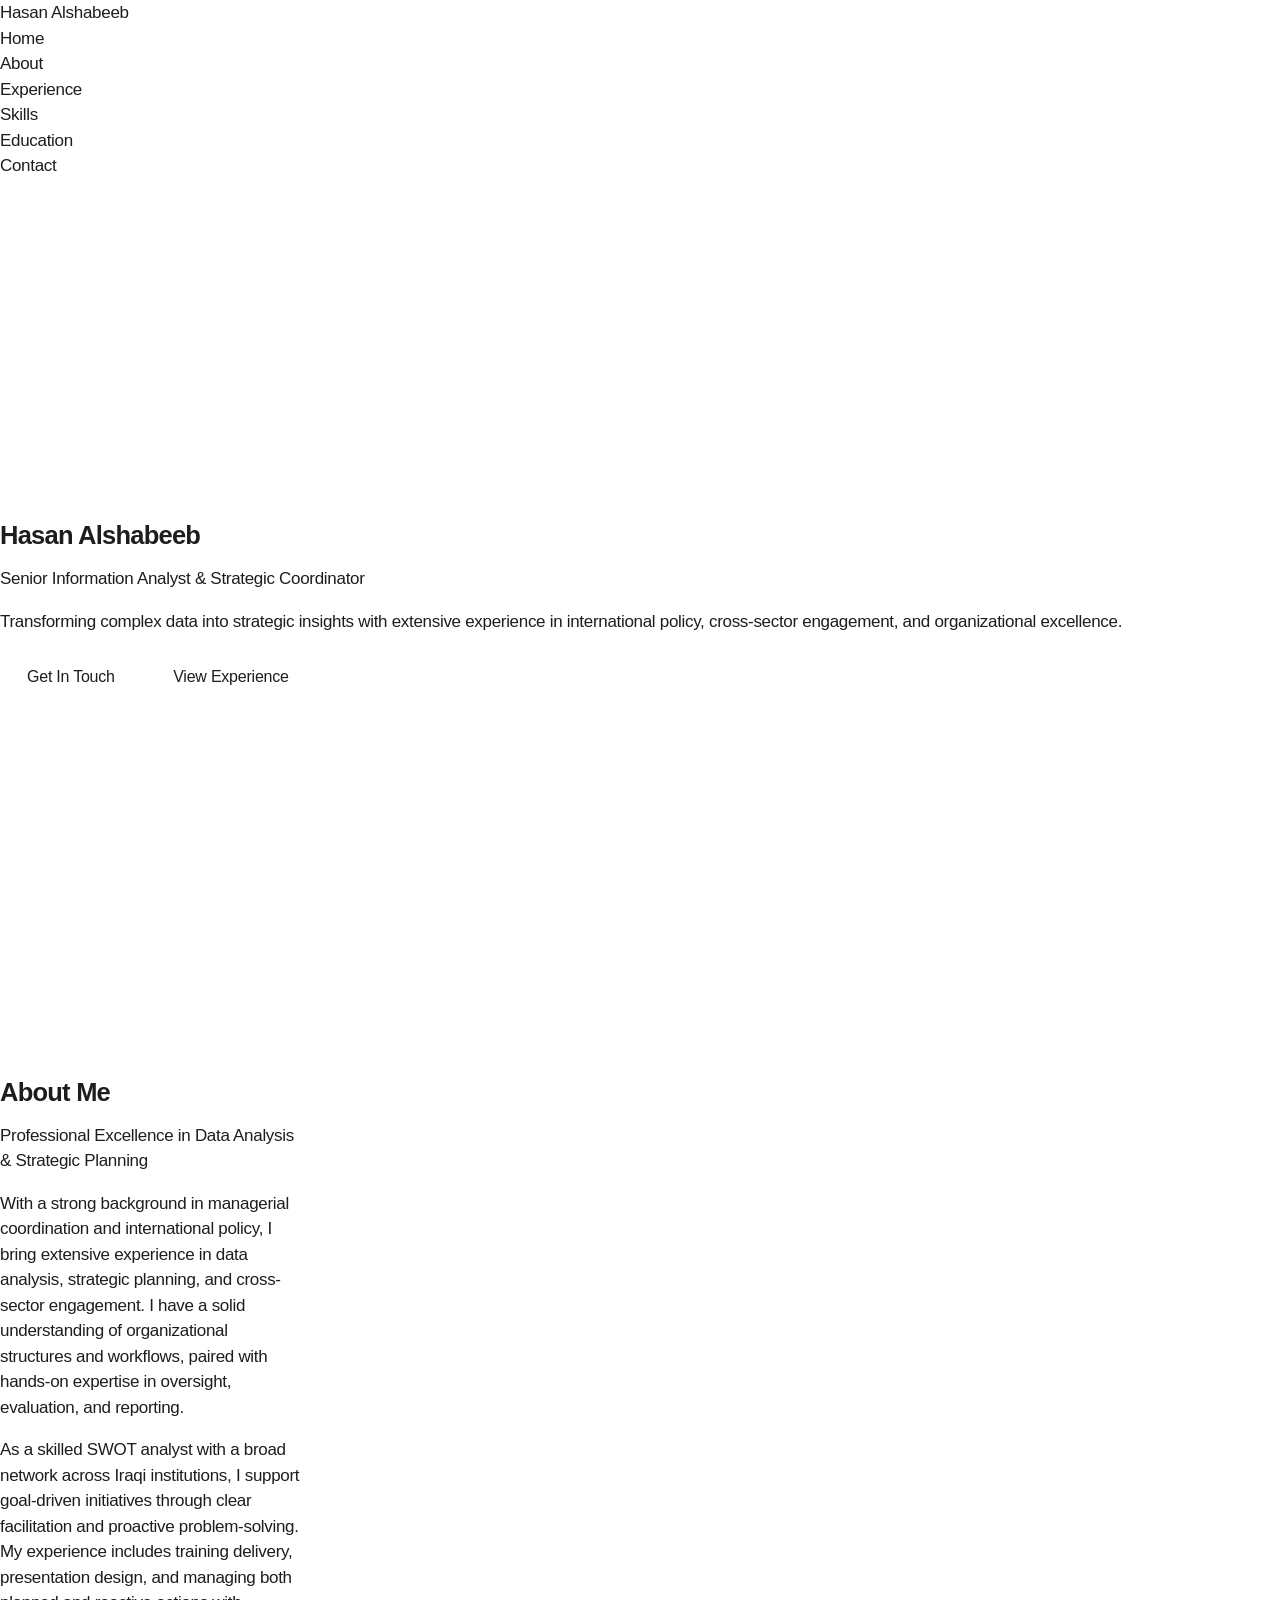
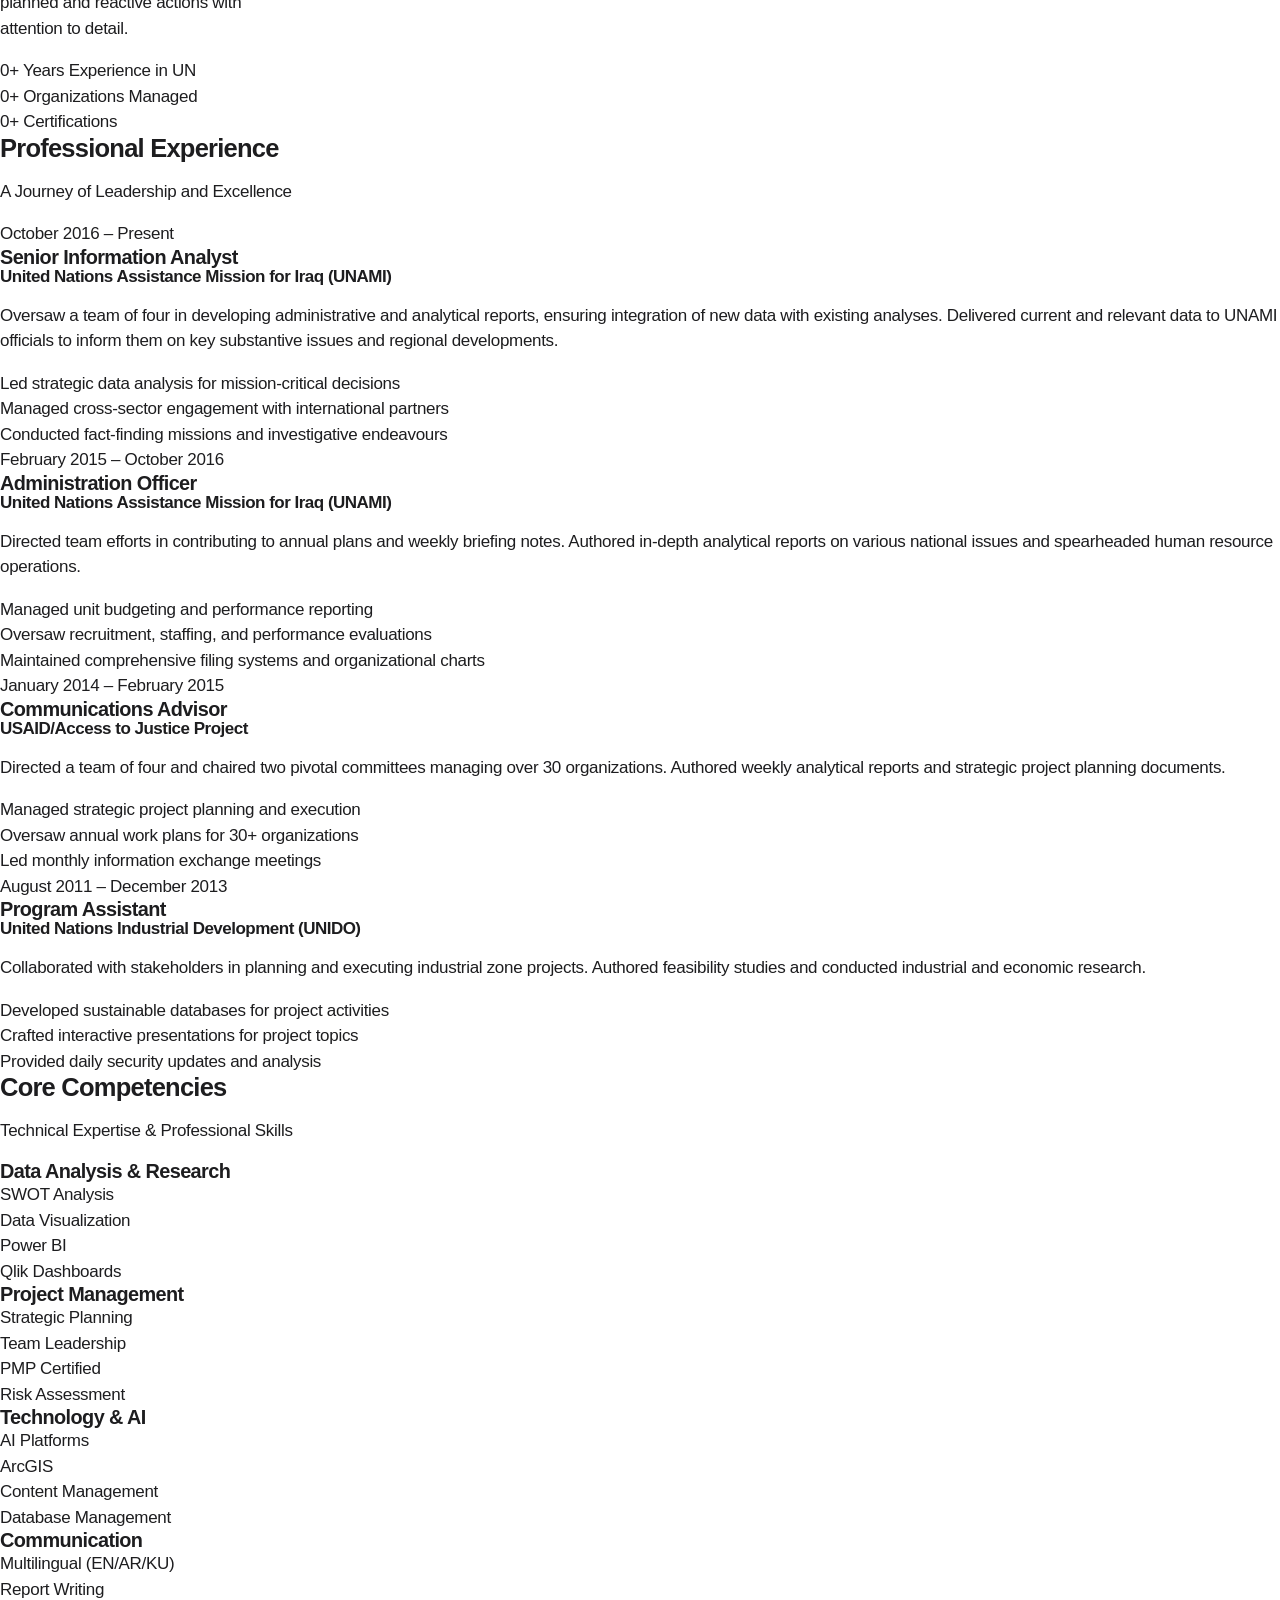
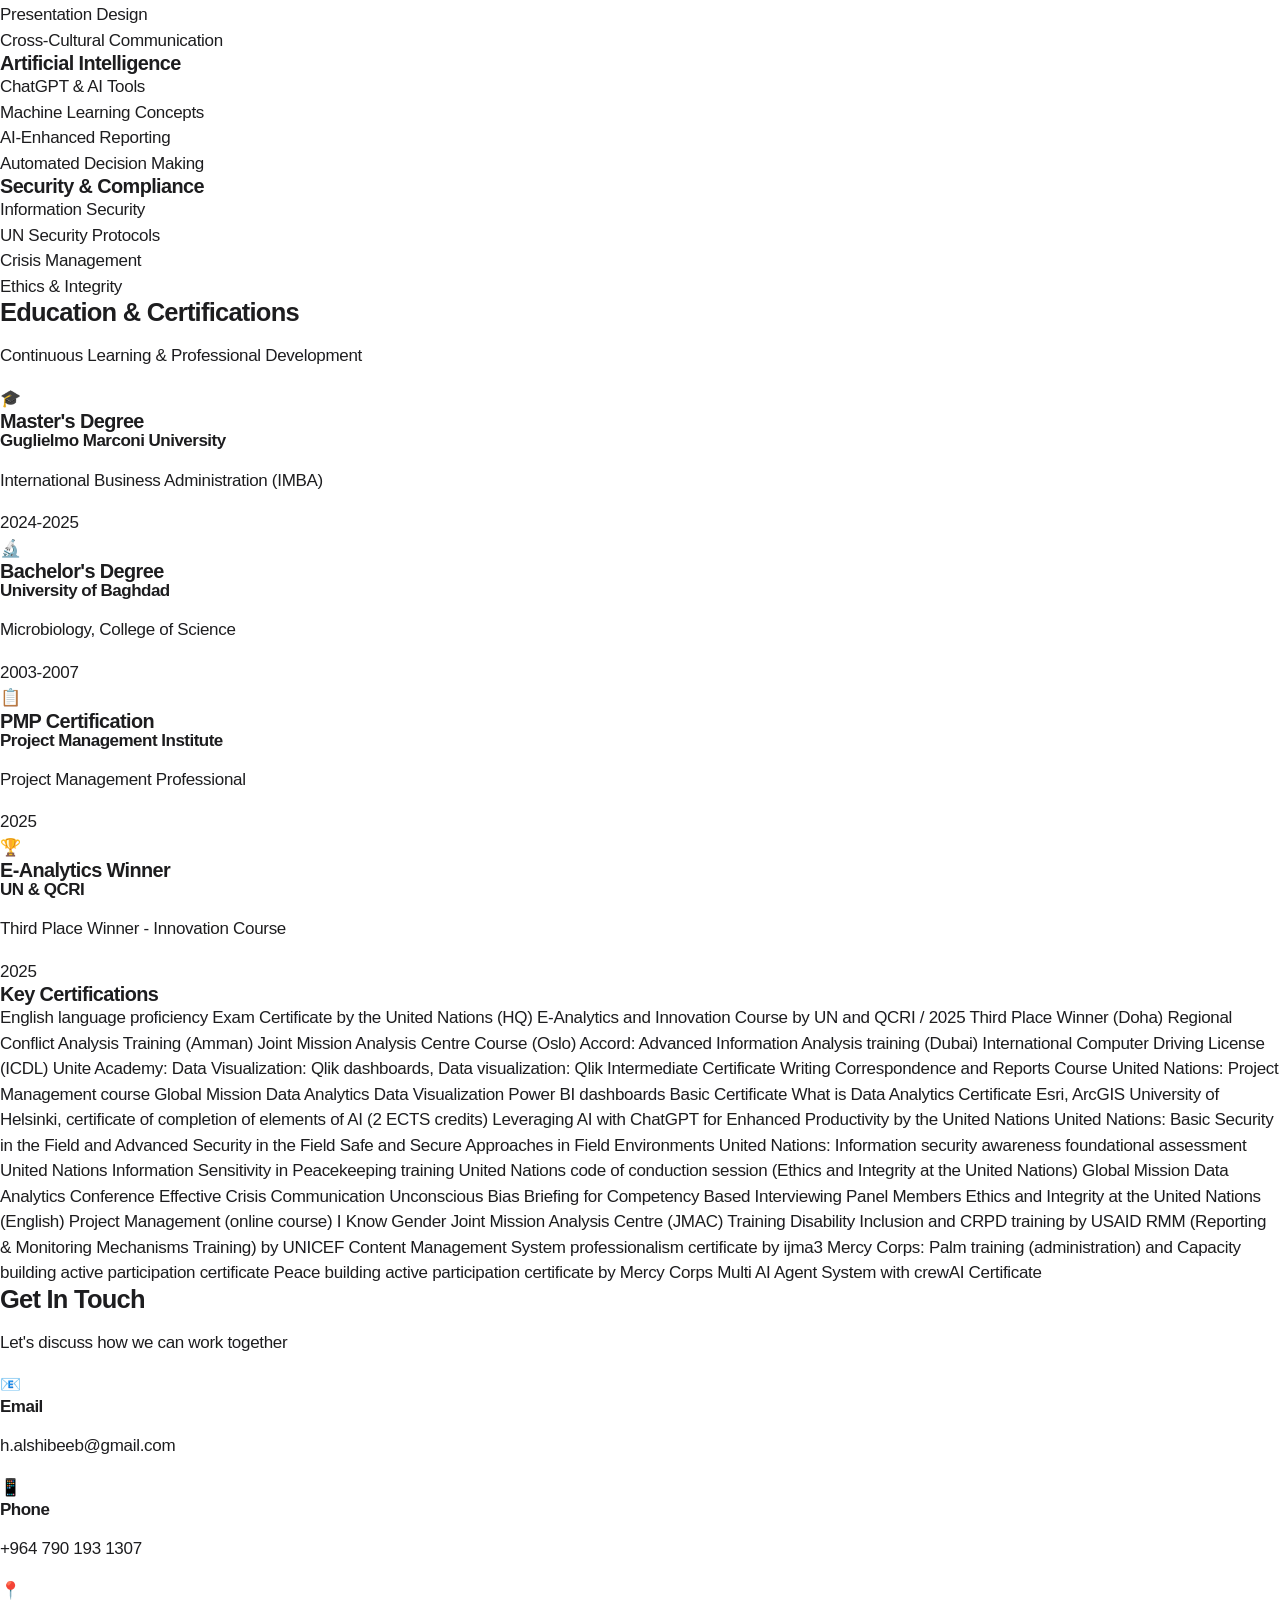
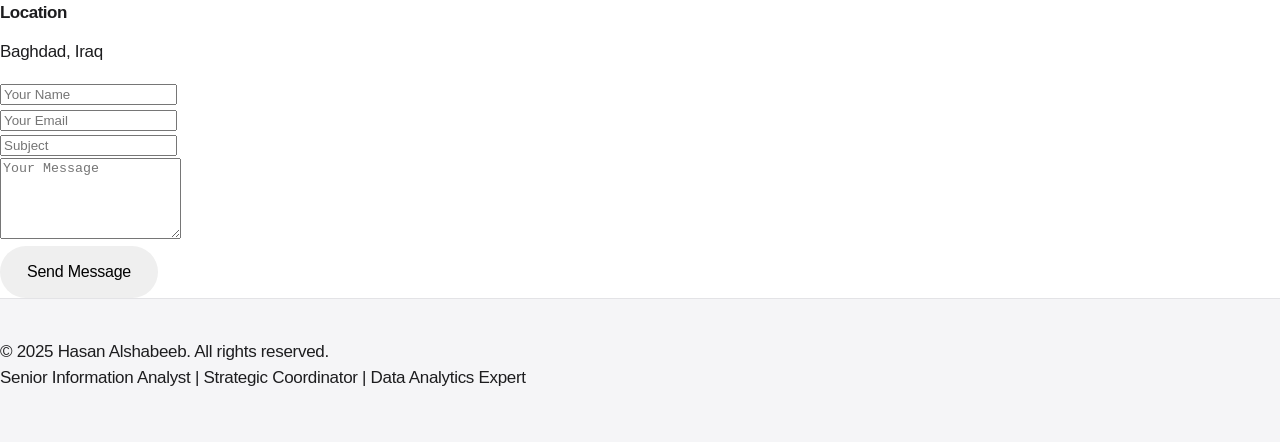
<file: deepseek_website.html>
<!DOCTYPE html>
<html lang="en">
<head>
<meta charset="utf-8"/>
<meta content="width=device-width, initial-scale=1.0" name="viewport"/>
<title>Hasan Alshabeeb - Senior Information Analyst</title>
<link href="styles.css" rel="stylesheet"/>
<link href="https://fonts.googleapis.com/css2?family=Inter:wght@300;400;500;600;700;800&amp;display=swap" rel="stylesheet"/>
<meta name="description" content="Hasan Alshabeeb's official portfolio website. Senior Information Analyst & Strategic Coordinator with expertise in data analysis, strategic planning, and international policy.">
<link rel="icon" href="favicon.ico" type="image/x-icon">
</head>
<body>
<!-- Navigation -->
<nav class="navbar" role="navigation" aria-label="Main navigation">
<div class="nav-container">
<div class="nav-logo">
<span class="logo-text">Hasan Alshabeeb</span>
</div>
<ul class="nav-menu" role="menubar">
<li><a class="nav-link" href="#home" role="menuitem">Home</a></li>
<li><a class="nav-link" href="#about" role="menuitem">About</a></li>
<li><a class="nav-link" href="#experience" role="menuitem">Experience</a></li>
<li><a class="nav-link" href="#skills" role="menuitem">Skills</a></li>
<li><a class="nav-link" href="#education" role="menuitem">Education</a></li>
<li><a class="nav-link" href="#contact" role="menuitem">Contact</a></li>
</ul>
<div class="hamburger" role="button" aria-label="Toggle navigation menu" aria-expanded="false">
<span class="bar"></span>
<span class="bar"></span>
<span class="bar"></span>
</div>
</div>
</nav>
<!-- Hero Section -->
<section class="hero" id="home">
<div class="hero-background"></div>
<div class="hero-content">
<div class="hero-text">
<h1 class="hero-title bouncing-text">
<span class="gradient-text">Hasan</span>
<span class="gradient-text">Alshabeeb</span>
</h1>
<p class="hero-subtitle" id="auto-typing-text">Senior Information Analyst &amp; Strategic Coordinator</p>
<p class="hero-description">
                    Transforming complex data into strategic insights with extensive experience in 
                    international policy, cross-sector engagement, and organizational excellence.
                </p>
<div class="hero-buttons">
<a class="btn btn-primary" href="#contact" role="button">Get In Touch</a>
<a class="btn btn-secondary" href="#experience" role="button">View Experience</a>
</div>
</div>
</div>
<div class="scroll-indicator">
<div class="scroll-arrow"></div>
</div>
</section>
<!-- About Section -->
<section class="about" id="about">
<div class="container">
<div class="section-header">
<h2 class="section-title gradient-text bouncing-text">About Me</h2>
<p class="section-subtitle">Professional Excellence in Data Analysis &amp; Strategic Planning</p>
</div>
<div class="about-content">
<div class="about-text">
<p class="about-description">
                        With a strong background in managerial coordination and international policy, I bring extensive 
                        experience in data analysis, strategic planning, and cross-sector engagement. I have a solid 
                        understanding of organizational structures and workflows, paired with hands-on expertise in 
                        oversight, evaluation, and reporting.
                    </p>
<p class="about-description">
                        As a skilled SWOT analyst with a broad network across Iraqi institutions, I support goal-driven 
                        initiatives through clear facilitation and proactive problem-solving. My experience includes 
                        training delivery, presentation design, and managing both planned and reactive actions with 
                        attention to detail.
                    </p>
<div class="about-stats">
<div class="stat-item">
<span class="stat-number" data-target="10">0+</span>
<span class="stat-label">Years Experience in UN</span>
</div>
<div class="stat-item">
<span class="stat-number" data-target="30">0+</span>
<span class="stat-label">Organizations Managed</span>
</div>
<div class="stat-item">
<span class="stat-number" data-target="40">0+</span>
<span class="stat-label">Certifications</span>
</div>
</div>
</div>
</div>
</div>
</section>
<!-- Experience Section -->
<section class="experience" id="experience">
<div class="container">
<div class="section-header">
<h2 class="section-title gradient-text bouncing-text">Professional Experience</h2>
<p class="section-subtitle">A Journey of Leadership and Excellence</p>
</div>
<div class="timeline">
<div class="timeline-item" data-aos="fade-up">
<div class="timeline-dot"></div>
<div class="timeline-content">
<div class="timeline-date">October 2016 – Present</div>
<h3 class="timeline-title">Senior Information Analyst</h3>
<h4 class="timeline-company">United Nations Assistance Mission for Iraq (UNAMI)</h4>
<p class="timeline-description">
                            Oversaw a team of four in developing administrative and analytical reports, ensuring integration 
                            of new data with existing analyses. Delivered current and relevant data to UNAMI officials to 
                            inform them on key substantive issues and regional developments.
                        </p>
<ul class="timeline-achievements">
<li>Led strategic data analysis for mission-critical decisions</li>
<li>Managed cross-sector engagement with international partners</li>
<li>Conducted fact-finding missions and investigative endeavours</li>
</ul>
</div>
</div>
<div class="timeline-item" data-aos="fade-up">
<div class="timeline-dot"></div>
<div class="timeline-content">
<div class="timeline-date">February 2015 – October 2016</div>
<h3 class="timeline-title">Administration Officer</h3>
<h4 class="timeline-company">United Nations Assistance Mission for Iraq (UNAMI)</h4>
<p class="timeline-description">
                            Directed team efforts in contributing to annual plans and weekly briefing notes. Authored 
                            in-depth analytical reports on various national issues and spearheaded human resource operations.
                        </p>
<ul class="timeline-achievements">
<li>Managed unit budgeting and performance reporting</li>
<li>Oversaw recruitment, staffing, and performance evaluations</li>
<li>Maintained comprehensive filing systems and organizational charts</li>
</ul>
</div>
</div>
<div class="timeline-item" data-aos="fade-up">
<div class="timeline-dot"></div>
<div class="timeline-content">
<div class="timeline-date">January 2014 – February 2015</div>
<h3 class="timeline-title">Communications Advisor</h3>
<h4 class="timeline-company">USAID/Access to Justice Project</h4>
<p class="timeline-description">
                            Directed a team of four and chaired two pivotal committees managing over 30 organizations. 
                            Authored weekly analytical reports and strategic project planning documents.
                        </p>
<ul class="timeline-achievements">
<li>Managed strategic project planning and execution</li>
<li>Oversaw annual work plans for 30+ organizations</li>
<li>Led monthly information exchange meetings</li>
</ul>
</div>
</div>
<div class="timeline-item" data-aos="fade-up">
<div class="timeline-dot"></div>
<div class="timeline-content">
<div class="timeline-date">August 2011 – December 2013</div>
<h3 class="timeline-title">Program Assistant</h3>
<h4 class="timeline-company">United Nations Industrial Development (UNIDO)</h4>
<p class="timeline-description">
                            Collaborated with stakeholders in planning and executing industrial zone projects. 
                            Authored feasibility studies and conducted industrial and economic research.
                        </p>
<ul class="timeline-achievements">
<li>Developed sustainable databases for project activities</li>
<li>Crafted interactive presentations for project topics</li>
<li>Provided daily security updates and analysis</li>
</ul>
</div>
</div>
</div>
</div>
</section>
<!-- Skills Section -->
<section class="skills" id="skills">
<div class="container">
<div class="section-header">
<h2 class="section-title gradient-text bouncing-text">Core Competencies</h2>
<p class="section-subtitle">Technical Expertise &amp; Professional Skills</p>
</div>
<div class="skills-grid">
<div class="skill-category" data-aos="fade-up">
<h3 class="skill-category-title">Data Analysis &amp; Research</h3>
<div class="skill-items">
<div class="skill-item">
<span class="skill-name">SWOT Analysis</span>
<div class="skill-bar">
<div class="skill-progress" data-width="95"></div>
</div>
</div>
<div class="skill-item">
<span class="skill-name">Data Visualization</span>
<div class="skill-bar">
<div class="skill-progress" data-width="90"></div>
</div>
</div>
<div class="skill-item">
<span class="skill-name">Power BI</span>
<div class="skill-bar">
<div class="skill-progress" data-width="85"></div>
</div>
</div>
<div class="skill-item">
<span class="skill-name">Qlik Dashboards</span>
<div class="skill-bar">
<div class="skill-progress" data-width="88"></div>
</div>
</div>
</div>
</div>
<div class="skill-category" data-aos="fade-up" data-aos-delay="100">
<h3 class="skill-category-title">Project Management</h3>
<div class="skill-items">
<div class="skill-item">
<span class="skill-name">Strategic Planning</span>
<div class="skill-bar">
<div class="skill-progress" data-width="95"></div>
</div>
</div>
<div class="skill-item">
<span class="skill-name">Team Leadership</span>
<div class="skill-bar">
<div class="skill-progress" data-width="92"></div>
</div>
</div>
<div class="skill-item">
<span class="skill-name">PMP Certified</span>
<div class="skill-bar">
<div class="skill-progress" data-width="100"></div>
</div>
</div>
<div class="skill-item">
<span class="skill-name">Risk Assessment</span>
<div class="skill-bar">
<div class="skill-progress" data-width="90"></div>
</div>
</div>
</div>
</div>
<div class="skill-category" data-aos="fade-up" data-aos-delay="200">
<h3 class="skill-category-title">Technology &amp; AI</h3>
<div class="skill-items">
<div class="skill-item">
<span class="skill-name">AI Platforms</span>
<div class="skill-bar">
<div class="skill-progress" data-width="88"></div>
</div>
</div>
<div class="skill-item">
<span class="skill-name">ArcGIS</span>
<div class="skill-bar">
<div class="skill-progress" data-width="85"></div>
</div>
</div>
<div class="skill-item">
<span class="skill-name">Content Management</span>
<div class="skill-bar">
<div class="skill-progress" data-width="90"></div>
</div>
</div>
<div class="skill-item">
<span class="skill-name">Database Management</span>
<div class="skill-bar">
<div class="skill-progress" data-width="87"></div>
</div>
</div>
</div>
</div>
<div class="skill-category" data-aos="fade-up" data-aos-delay="300">
<h3 class="skill-category-title">Communication</h3>
<div class="skill-items">
<div class="skill-item">
<span class="skill-name">Multilingual (EN/AR/KU)</span>
<div class="skill-bar">
<div class="skill-progress" data-width="95"></div>
</div>
</div>
<div class="skill-item">
<span class="skill-name">Report Writing</span>
<div class="skill-bar">
<div class="skill-progress" data-width="98"></div>
</div>
</div>
<div class="skill-item">
<span class="skill-name">Presentation Design</span>
<div class="skill-bar">
<div class="skill-progress" data-width="92"></div>
</div>
</div>
<div class="skill-item">
<span class="skill-name">Cross-Cultural Communication</span>
<div class="skill-bar">
<div class="skill-progress" data-width="96"></div>
</div>
</div>
</div>
</div>
<div class="skill-category" data-aos="fade-up" data-aos-delay="400">
<h3 class="skill-category-title">Artificial Intelligence</h3>
<div class="skill-items">
<div class="skill-item">
<span class="skill-name">ChatGPT &amp; AI Tools</span>
<div class="skill-bar">
<div class="skill-progress" data-width="92"></div>
</div>
</div>
<div class="skill-item">
<span class="skill-name">Machine Learning Concepts</span>
<div class="skill-bar">
<div class="skill-progress" data-width="80"></div>
</div>
</div>
<div class="skill-item">
<span class="skill-name">AI-Enhanced Reporting</span>
<div class="skill-bar">
<div class="skill-progress" data-width="90"></div>
</div>
</div>
<div class="skill-item">
<span class="skill-name">Automated Decision Making</span>
<div class="skill-bar">
<div class="skill-progress" data-width="85"></div>
</div>
</div>
</div>
</div>
<div class="skill-category" data-aos="fade-up" data-aos-delay="500">
<h3 class="skill-category-title">Security &amp; Compliance</h3>
<div class="skill-items">
<div class="skill-item">
<span class="skill-name">Information Security</span>
<div class="skill-bar">
<div class="skill-progress" data-width="88"></div>
</div>
</div>
<div class="skill-item">
<span class="skill-name">UN Security Protocols</span>
<div class="skill-bar">
<div class="skill-progress" data-width="95"></div>
</div>
</div>
<div class="skill-item">
<span class="skill-name">Crisis Management</span>
<div class="skill-bar">
<div class="skill-progress" data-width="90"></div>
</div>
</div>
<div class="skill-item">
<span class="skill-name">Ethics &amp; Integrity</span>
<div class="skill-bar">
<div class="skill-progress" data-width="98"></div>
</div>
</div>
</div>
</div>
</div>
</div>
</section>
<!-- Education Section -->
<section class="education" id="education">
<div class="container">
<div class="section-header">
<h2 class="section-title gradient-text bouncing-text">Education &amp; Certifications</h2>
<p class="section-subtitle">Continuous Learning &amp; Professional Development</p>
</div>
<div class="education-grid">
<div class="education-item" data-aos="fade-up">
<div class="education-icon">🎓</div>
<h3 class="education-title">Master&#39;s Degree</h3>
<h4 class="education-institution">Guglielmo Marconi University</h4>
<p class="education-field">International Business Administration (IMBA)</p>
<span class="education-year">2024-2025</span>
</div>
<div class="education-item" data-aos="fade-up" data-aos-delay="100">
<div class="education-icon">🔬</div>
<h3 class="education-title">Bachelor&#39;s Degree</h3>
<h4 class="education-institution">University of Baghdad</h4>
<p class="education-field">Microbiology, College of Science</p>
<span class="education-year">2003-2007</span>
</div>
<div class="education-item" data-aos="fade-up" data-aos-delay="200">
<div class="education-icon">📋</div>
<h3 class="education-title">PMP Certification</h3>
<h4 class="education-institution">Project Management Institute</h4>
<p class="education-field">Project Management Professional</p>
<span class="education-year">2025</span>
</div>
<div class="education-item" data-aos="fade-up" data-aos-delay="300">
<div class="education-icon">🏆</div>
<h3 class="education-title">E-Analytics Winner</h3>
<h4 class="education-institution">UN &amp; QCRI</h4>
<p class="education-field">Third Place Winner - Innovation Course</p>
<span class="education-year">2025</span>
</div>
</div>
<div class="certifications">
<h3 class="certifications-title bouncing-text">Key Certifications</h3>
<div class="cert-tags">
<span class="cert-tag">English language proficiency Exam Certificate by the United Nations (HQ)</span>
<span class="cert-tag">E-Analytics and Innovation Course by UN and QCRI / 2025 Third Place Winner (Doha)</span>
<span class="cert-tag">Regional Conflict Analysis Training (Amman)</span>
<span class="cert-tag">Joint Mission Analysis Centre Course (Oslo)</span>
<span class="cert-tag">Accord: Advanced Information Analysis training (Dubai)</span>
<span class="cert-tag">International Computer Driving License (ICDL)</span>
<span class="cert-tag">Unite Academy: Data Visualization: Qlik dashboards, Data visualization: Qlik Intermediate Certificate</span>
<span class="cert-tag">Writing Correspondence and Reports Course</span>
<span class="cert-tag">United Nations: Project Management course</span>
<span class="cert-tag">Global Mission Data Analytics</span>
<span class="cert-tag">Data Visualization Power BI dashboards Basic Certificate</span>
<span class="cert-tag">What is Data Analytics Certificate</span>
<span class="cert-tag">Esri, ArcGIS</span>
<span class="cert-tag">University of Helsinki, certificate of completion of elements of AI (2 ECTS credits)</span>
<span class="cert-tag">Leveraging AI with ChatGPT for Enhanced Productivity by the United Nations</span>
<span class="cert-tag">United Nations: Basic Security in the Field and Advanced Security in the Field</span>
<span class="cert-tag">Safe and Secure Approaches in Field Environments</span>
<span class="cert-tag">United Nations: Information security awareness foundational assessment</span>
<span class="cert-tag">United Nations Information Sensitivity in Peacekeeping training</span>
<span class="cert-tag">United Nations code of conduction session (Ethics and Integrity at the United Nations)</span>
<span class="cert-tag">Global Mission Data Analytics Conference</span>
<span class="cert-tag">Effective Crisis Communication</span>
<span class="cert-tag">Unconscious Bias Briefing for Competency Based Interviewing Panel Members</span>
<span class="cert-tag">Ethics and Integrity at the United Nations (English)</span>
<span class="cert-tag">Project Management (online course)</span>
<span class="cert-tag">I Know Gender</span>
<span class="cert-tag">Joint Mission Analysis Centre (JMAC) Training</span>
<span class="cert-tag">Disability Inclusion and CRPD training by USAID</span>
<span class="cert-tag">RMM (Reporting & Monitoring Mechanisms Training) by UNICEF</span>
<span class="cert-tag">Content Management System professionalism certificate by ijma3</span>
<span class="cert-tag">Mercy Corps: Palm training (administration) and Capacity building active participation certificate</span>
<span class="cert-tag">Peace building active participation certificate by Mercy Corps</span>
<span class="cert-tag">Multi AI Agent System with crewAI Certificate</span>
</div>
</div>
</div>
</section>
<!-- Contact Section -->
<section class="contact" id="contact">
<div class="container">
<div class="section-header">
<h2 class="section-title gradient-text bouncing-text">Get In Touch</h2>
<p class="section-subtitle">Let&#39;s discuss how we can work together</p>
</div>
<div class="contact-content">
<div class="contact-info">
<div class="contact-item">
<div class="contact-icon">📧</div>
<div class="contact-details">
<h4>Email</h4>
<p onclick="window.location.href=&#39;mailto:h.alshibeeb@gmail.com&#39;">h.alshibeeb@gmail.com</p>
</div>
</div>
<div class="contact-item">
<div class="contact-icon">📱</div>
<div class="contact-details">
<h4>Phone</h4>
<p onclick="window.location.href=&#39;tel:+9647901931307&#39;">+964 790 193 1307</p>
</div>
</div>
<div class="contact-item">
<div class="contact-icon">📍</div>
<div class="contact-details">
<h4>Location</h4>
<p onclick="window.open(&#39;https://www.google.com/maps/place/Baghdad,+Iraq&#39;,&#39;_blank&#39;)">Baghdad, Iraq</p>
</div>
</div>
</div>
<div class="contact-form">
<form action="https://formspree.io/f/mpwreyed" id="contactForm" method="POST">
<div class="form-group">
<input id="name" name="name" placeholder="Your Name" required="" type="text" aria-label="Your Name"/>
</div>
<div class="form-group">
<input id="email" name="email" placeholder="Your Email" required="" type="email" aria-label="Your Email"/>
</div>
<div class="form-group">
<input id="subject" name="subject" placeholder="Subject" required="" type="text" aria-label="Subject"/>
</div>
<div class="form-group">
<textarea id="message" name="message" placeholder="Your Message" required="" rows="5" aria-label="Your Message"></textarea>
</div>
<button class="btn btn-primary" type="submit">Send Message</button>
</form>
</div>
</div>
</div>
</section>
<!-- Footer -->
<footer class="footer">
<div class="container">
<div class="footer-content">
<p>© 2025 Hasan Alshabeeb. All rights reserved.</p>
<p>Senior Information Analyst | Strategic Coordinator | Data Analytics Expert</p>
</div>
</div>
</footer>

<!-- Back to top button -->
<div class="back-to-top"></div>

<script src="script.js"></script>
</body>
</html>
</file>
<file: styles.css>
/* ==========================================================================
   Hasan Alshabeeb — Portfolio
   Light, clean, spacious. Apple's white ground with real material:
   soft-shadowed cards, hairlines, one blue accent, motion that means something.
   ========================================================================== */

/* ---------- Tokens ---------- */
:root {
  /* Ground — white with Apple's warm-neutral grey */
  --paper:     #ffffff;
  --paper-2:   #f5f5f7;
  --paper-3:   #fbfbfd;

  /* Ink */
  --ink:       #1d1d1f;
  --ink-2:     #6e6e73;
  --ink-3:     #86868b;

  /* Lines & surfaces */
  --hair:      #e3e3e6;
  --hair-2:    #d2d2d7;
  --card:      #ffffff;

  /* Shadows — the light-mode equivalent of glass */
  --lift-1: 0 1px 2px rgba(0, 0, 0, 0.04), 0 8px 28px rgba(0, 0, 0, 0.05);
  --lift-2: 0 2px 6px rgba(0, 0, 0, 0.05), 0 20px 52px rgba(0, 0, 0, 0.09);

  /* Accent — Apple's light-mode system blue, used once per view */
  --accent:     #0071e3;
  --accent-ink: #0064c8;
  --accent-dim: rgba(0, 113, 227, 0.08);

  --measure:   1120px;
  --gutter:    24px;

  --ease:      cubic-bezier(0.22, 0.61, 0.24, 1);
  --ease-out:  cubic-bezier(0.16, 1, 0.3, 1);

  --sans: -apple-system, BlinkMacSystemFont, "SF Pro Display", "SF Pro Text",
          "Schibsted Grotesk", "Helvetica Neue", Helvetica, Arial, sans-serif;
  --mono: "IBM Plex Mono", ui-monospace, SFMono-Regular, Menlo, monospace;
}

/* ---------- Reset ---------- */
*, *::before, *::after { box-sizing: border-box; }

html {
  -webkit-text-size-adjust: 100%;
  scroll-behavior: smooth;
  scroll-padding-top: 72px;
  background: var(--paper);
}

body {
  margin: 0;
  font-family: var(--sans);
  font-size: 17px;
  line-height: 1.5;
  letter-spacing: -0.018em;
  color: var(--ink);
  background: var(--paper);
  overflow-x: hidden;
  -webkit-font-smoothing: antialiased;
  -moz-osx-font-smoothing: grayscale;
}

img { max-width: 100%; height: auto; display: block; }
a   { color: inherit; text-decoration: none; }
ul, ol { margin: 0; padding: 0; list-style: none; }
h1, h2, h3, h4 { margin: 0; font-weight: 600; line-height: 1.06; letter-spacing: -0.03em; }

:focus-visible {
  outline: 2px solid var(--accent);
  outline-offset: 3px;
  border-radius: 6px;
}

::selection { background: rgba(0, 113, 227, 0.18); }

/* ---------- Layout ---------- */
.wrap { max-width: var(--measure); margin: 0 auto; padding: 0 var(--gutter); }

.band {
  position: relative;
  padding: clamp(88px, 12vw, 168px) 0;
  background: var(--paper);
}
.band--tint { background: var(--paper-2); }

/* ---------- Type ---------- */
.mono {
  font-family: var(--mono);
  font-size: 0.6875rem;
  font-weight: 500;
  letter-spacing: 0.15em;
  text-transform: uppercase;
  color: var(--ink-3);
}

.h-display {
  font-size: clamp(2.75rem, 9.2vw, 6.75rem);
  line-height: 0.94;
  letter-spacing: -0.045em;
  font-weight: 600;
}

.h-band {
  font-size: clamp(2.125rem, 5.4vw, 3.75rem);
  line-height: 1.04;
  letter-spacing: -0.035em;
  text-wrap: balance;
}

.h-tile { font-size: 1.25rem; letter-spacing: -0.022em; }

.lede {
  font-size: clamp(1.0625rem, 1.55vw, 1.375rem);
  line-height: 1.55;
  letter-spacing: -0.014em;
  color: var(--ink-2);
}

.band-head { margin-bottom: clamp(48px, 6vw, 84px); max-width: 760px; }
.band-head .mono { display: block; margin-bottom: 20px; }
.band-head .lede { margin: 22px 0 0; }

/* ---------- Controls ---------- */
.btn {
  display: inline-flex;
  align-items: center;
  gap: 8px;
  padding: 13px 26px;
  border: 1px solid transparent;
  border-radius: 100px;
  font: inherit;
  font-size: 1rem;
  letter-spacing: -0.014em;
  cursor: pointer;
  transition: transform 0.3s var(--ease-out), background 0.3s var(--ease),
              border-color 0.3s var(--ease), box-shadow 0.3s var(--ease);
}
.btn:active { transform: scale(0.97); }

.btn--fill { background: var(--accent); color: #fff; }
.btn--fill:hover {
  background: #0077ed;
  box-shadow: 0 8px 26px rgba(0, 113, 227, 0.32);
}

.btn--line {
  border-color: var(--hair-2);
  color: var(--ink);
  background: rgba(255, 255, 255, 0.7);
  -webkit-backdrop-filter: blur(12px);
  backdrop-filter: blur(12px);
}
.btn--line:hover { border-color: var(--ink-3); background: #fff; box-shadow: var(--lift-1); }

.tlink {
  display: inline-flex;
  align-items: center;
  min-height: 44px;
  gap: 6px;
  background: none;
  border: 0;
  padding: 0;
  font: inherit;
  font-size: 1rem;
  color: var(--accent);
  cursor: pointer;
}
.tlink::after { content: "\2192"; transition: transform 0.3s var(--ease-out); }
.tlink:hover::after { transform: translateX(5px); }
.tlink:hover { color: var(--accent-ink); }

/* ---------- External links ---------- */
.link-out {
  color: var(--accent);
  border-bottom: 1px solid rgba(0, 113, 227, 0.28);
  transition: color 0.25s var(--ease), border-color 0.25s var(--ease);
}
.link-out::after {
  content: "\2197";
  display: inline-block;
  margin-left: 3px;
  font-size: 0.78em;
  opacity: 0.5;
  transition: transform 0.25s var(--ease-out), opacity 0.25s var(--ease);
}
.link-out:hover { color: var(--accent-ink); border-bottom-color: currentColor; }
.link-out:hover::after { opacity: 1; transform: translate(2px, -2px); }

/* ---------- Certificate documents ----------
   The certificate title opens the actual document; the issuer stays secondary. */
.cert-doc {
  color: var(--accent);
  transition: color 0.25s var(--ease);
}
.cert-doc::after {
  content: "\2197";
  display: inline-block;
  margin-left: 3px;
  font-size: 0.76em;
  opacity: 0.5;
  transition: transform 0.25s var(--ease-out), opacity 0.25s var(--ease);
}
.cert-doc:hover { color: var(--accent-ink); text-decoration: underline; text-underline-offset: 3px; }
.cert-doc:hover::after { opacity: 1; transform: translate(2px, -2px); }

.cert-nodoc { color: var(--ink-2); }

/* the issuer is context, not the destination — mute it so the
   certificate link is the only thing competing for attention */
.cert-by { color: var(--ink-3); }
.cert-by .link-out {
  color: var(--ink-3);
  border-bottom: 1px dotted var(--hair-2);
}
.cert-by .link-out::after { display: none; }
.cert-by .link-out:hover { color: var(--accent); border-bottom-color: currentColor; }

.edu__card h3 .cert-doc { color: var(--ink); }
.edu__card h3 .cert-doc:hover { color: var(--accent); }

/* ---------- Supporting-document chip ---------- */
.doc-chip {
  display: inline-flex;
  align-items: center;
  gap: 6px;
  padding: 5px 12px;
  border: 1px solid var(--hair-2);
  border-radius: 100px;
  font-family: var(--mono);
  font-size: 0.625rem;
  letter-spacing: 0.1em;
  text-transform: uppercase;
  color: var(--ink-3);
  white-space: nowrap;
  transition: border-color 0.25s var(--ease), color 0.25s var(--ease), background 0.25s var(--ease);
}
.doc-chip::before {
  content: "";
  width: 9px; height: 11px;
  border: 1px solid currentColor;
  border-radius: 1px;
  flex: none;
}
.doc-chip:hover {
  border-color: var(--accent);
  color: var(--accent);
  background: var(--accent-dim);
}
.doc-chip--tile { align-self: flex-start; margin-top: 18px; }

/* ---------- Card + cursor spotlight ---------- */
.panel {
  position: relative;
  isolation: isolate;
  background: var(--card);
  border: 1px solid var(--hair);
  border-radius: 22px;
  box-shadow: var(--lift-1);
  overflow: hidden;
  transition: box-shadow 0.5s var(--ease), transform 0.5s var(--ease-out),
              border-color 0.4s var(--ease);
}

/* the card lifts — light-mode depth is shadow, not glow */
.panel:hover {
  transform: translateY(-3px);
  box-shadow: var(--lift-2);
  border-color: var(--hair-2);
}

/* cursor-following wash */
.panel::after {
  content: "";
  position: absolute;
  inset: 0;
  z-index: 1;
  opacity: 0;
  pointer-events: none;
  background: radial-gradient(360px circle at var(--mx, 50%) var(--my, 50%),
    rgba(0, 113, 227, 0.07), transparent 60%);
  transition: opacity 0.45s var(--ease);
}
.panel:hover::after { opacity: 1; }

.panel > * { position: relative; z-index: 2; }

/* on the tinted band the cards need a touch more separation */
.band--tint .panel { border-color: var(--hair-2); }

/* ==========================================================================
   Scroll progress
   ========================================================================== */
.progress {
  position: fixed;
  inset: 0 0 auto 0;
  height: 2px;
  z-index: 200;
  background: var(--accent);
  transform: scaleX(0);
  transform-origin: 0 50%;
  will-change: transform;
}

/* ==========================================================================
   Navigation
   ========================================================================== */
.nav {
  position: fixed;
  inset: 2px 0 auto 0;
  z-index: 150;
  height: 58px;
  background: rgba(255, 255, 255, 0.66);
  -webkit-backdrop-filter: saturate(180%) blur(22px);
  backdrop-filter: saturate(180%) blur(22px);
  border-bottom: 1px solid transparent;
  transition: background 0.4s var(--ease), border-color 0.4s var(--ease);
}
.nav.is-stuck { background: rgba(255, 255, 255, 0.86); border-bottom-color: var(--hair); }

.nav__in {
  max-width: var(--measure);
  height: 100%;
  margin: 0 auto;
  padding: 0 var(--gutter);
  display: flex;
  align-items: center;
  justify-content: space-between;
}

.nav__brand {
  display: flex;
  align-items: center;
  gap: 10px;
  min-height: 44px;
  font-size: 0.9375rem;
  font-weight: 600;
  letter-spacing: -0.015em;
}
.nav__dot {
  width: 7px; height: 7px;
  border-radius: 50%;
  background: var(--accent);
}

.nav__menu { display: flex; gap: 32px; }

.nav__link {
  position: relative;
  display: inline-flex;
  align-items: center;
  min-height: 44px;
  font-size: 0.8125rem;
  color: var(--ink-2);
  transition: color 0.3s var(--ease);
}
.nav__link::after {
  content: "";
  position: absolute;
  left: 0; right: 0; bottom: 12px;
  height: 1.5px;
  border-radius: 2px;
  background: var(--accent);
  transform: scaleX(0);
  transform-origin: 0 50%;
  transition: transform 0.35s var(--ease-out);
}
.nav__link:hover { color: var(--ink); }
.nav__link:hover::after,
.nav__link.is-active::after { transform: scaleX(1); }
.nav__link.is-active { color: var(--ink); }

.nav__burger {
  display: none;
  position: relative;
  width: 42px; height: 42px;
  margin-right: -10px;
  background: none; border: 0; cursor: pointer;
}
.nav__burger span {
  position: absolute; left: 12px;
  width: 18px; height: 1.5px;
  border-radius: 2px;
  background: var(--ink);
  transition: transform 0.4s var(--ease-out);
}
.nav__burger span:nth-child(1) { top: 18px; }
.nav__burger span:nth-child(2) { top: 24px; }
.nav.is-open .nav__burger span:nth-child(1) { transform: translateY(3px) rotate(45deg); }
.nav.is-open .nav__burger span:nth-child(2) { transform: translateY(-3px) rotate(-45deg); }

/* ==========================================================================
   Hero
   ========================================================================== */
.hero {
  position: relative;
  min-height: 100svh;
  display: flex;
  align-items: center;
  padding: 118px 0 150px;
  background: var(--paper);
  overflow: hidden;
}

#field {
  position: absolute;
  inset: 0;
  width: 100%;
  height: 100%;
  opacity: 0.75;
  pointer-events: none;
}

/* soft daylight pooling behind the portrait */
.hero__aura {
  position: absolute;
  left: 50%;
  top: 34%;
  width: min(1220px, 135vw);
  aspect-ratio: 1;
  transform: translate(-50%, -50%);
  pointer-events: none;
  background: radial-gradient(circle,
    rgba(0, 113, 227, 0.13) 0%,
    rgba(0, 113, 227, 0.052) 30%,
    rgba(0, 113, 227, 0.016) 54%,
    rgba(0, 113, 227, 0) 76%);
  animation: breathe 11s var(--ease) infinite;
}
@keyframes breathe {
  0%, 100% { opacity: 0.8; transform: translate(-50%, -50%) scale(1); }
  50%      { opacity: 1;   transform: translate(-50%, -50%) scale(1.08); }
}

.hero__in { position: relative; z-index: 3; width: 100%; text-align: center; }

.hero__portrait-wrap {
  position: relative;
  width: clamp(122px, 15vw, 164px);
  margin: 0 auto clamp(34px, 4.4vw, 50px);
}

.hero__portrait {
  width: 100%;
  height: auto;
  aspect-ratio: 1 / 1;
  border-radius: 50%;
  object-fit: cover;
  background: var(--paper-2);
  box-shadow:
    0 0 0 1px rgba(0, 0, 0, 0.05),
    0 0 0 10px rgba(255, 255, 255, 0.85),
    0 18px 48px rgba(0, 0, 0, 0.13);
}

/* one slow orbiting detail */
.hero__ring {
  position: absolute;
  inset: -22px;
  border-radius: 50%;
  border: 1.5px solid transparent;
  border-top-color: var(--accent);
  border-right-color: rgba(0, 113, 227, 0.2);
  animation: orbit 9s linear infinite;
}
@keyframes orbit { to { transform: rotate(360deg); } }

.hero__eyebrow { display: block; margin-bottom: clamp(20px, 2.6vw, 30px); }

.hero__name { color: var(--ink); }
.hero__name span { display: block; }
.hero__name em { font-style: normal; color: var(--ink-3); }

.hero__lede { max-width: 640px; margin: clamp(26px, 3vw, 36px) auto 0; }

.hero__cta {
  margin-top: clamp(34px, 3.8vw, 48px);
  display: flex; gap: 14px; justify-content: center; flex-wrap: wrap;
}

.hero__cue {
  position: absolute;
  left: 50%; bottom: 34px;
  transform: translateX(-50%);
  z-index: 3;
  display: flex; flex-direction: column; align-items: center; gap: 12px;
}
.hero__cue span { font-size: 0.625rem; }
.hero__cue i {
  width: 1px; height: 42px;
  background: linear-gradient(180deg, var(--hair-2), transparent);
  position: relative;
  overflow: hidden;
}
.hero__cue i::after {
  content: "";
  position: absolute; left: 0; top: -42px;
  width: 1px; height: 42px;
  background: linear-gradient(180deg, transparent, var(--accent));
  animation: trickle 2.4s var(--ease) infinite;
}
@keyframes trickle { to { transform: translateY(84px); } }

/* Load-in stagger */
.rise { opacity: 0; transform: translateY(26px); animation: riseIn 1s var(--ease-out) forwards; }
.rise:nth-child(1) { animation-delay: 0.10s; }
.rise:nth-child(2) { animation-delay: 0.20s; }
.rise:nth-child(3) { animation-delay: 0.30s; }
.rise:nth-child(4) { animation-delay: 0.40s; }
.rise:nth-child(5) { animation-delay: 0.50s; }
@keyframes riseIn { to { opacity: 1; transform: none; } }

/* ==========================================================================
   Marquee
   ========================================================================== */
.marquee {
  position: relative;
  overflow: hidden;
  padding: 28px 0;
  background: var(--paper-2);
  border-top: 1px solid var(--hair);
  border-bottom: 1px solid var(--hair);
  -webkit-mask-image: linear-gradient(90deg, transparent, #000 12%, #000 88%, transparent);
  mask-image: linear-gradient(90deg, transparent, #000 12%, #000 88%, transparent);
}

.marquee__track {
  display: flex;
  width: max-content;
  gap: 56px;
  animation: slide 34s linear infinite;
}
.marquee--rev .marquee__track { animation-direction: reverse; }
.marquee:hover .marquee__track { animation-play-state: paused; }
@keyframes slide { to { transform: translateX(-50%); } }

.marquee__item {
  display: flex; align-items: center; gap: 56px;
  font-size: 0.9375rem;
  letter-spacing: -0.01em;
  color: var(--ink-2);
  white-space: nowrap;
}
.marquee__item a {
  color: inherit;
  transition: color 0.25s var(--ease);
}
.marquee__item a:hover { color: var(--accent); text-decoration: underline; text-underline-offset: 4px; }

.marquee__item::after {
  content: "";
  width: 4px; height: 4px;
  border-radius: 50%;
  background: var(--accent);
  opacity: 0.7;
}

/* certification flow */
.certs-flow { display: flex; flex-direction: column; gap: 12px; }
.certs-flow .marquee { border: 0; padding: 0; background: transparent; }
.certs-flow .marquee__track { gap: 12px; animation-duration: 58s; }
.certs-flow .marquee__track > * { flex-shrink: 0; }

.chip {
  padding: 11px 20px;
  border: 1px solid var(--hair-2);
  border-radius: 100px;
  background: var(--card);
  font-size: 0.875rem;
  letter-spacing: -0.008em;
  color: var(--ink-2);
  white-space: nowrap;
  transition: border-color 0.3s var(--ease), color 0.3s var(--ease), box-shadow 0.3s var(--ease);
}
.chip:hover,
.chip:focus-visible {
  border-color: var(--accent);
  color: var(--accent);
  background: var(--paper);
  box-shadow: var(--lift-1);
}
/* these are certificates you can open, so say so */
.certs-flow .chip { cursor: pointer; }
.certs-flow .chip::after {
  content: "\2197";
  margin-left: 6px;
  font-size: 0.8em;
  opacity: 0;
  transition: opacity 0.25s var(--ease);
}
.certs-flow .chip:hover::after,
.certs-flow .chip:focus-visible::after { opacity: 0.65; }

/* a moving target is hard to click — hold the row still on hover or touch */
.certs-flow .marquee:hover .marquee__track,
.certs-flow .marquee.is-held .marquee__track { animation-play-state: paused; }

/* ==========================================================================
   Figures
   ========================================================================== */
.figures { display: grid; grid-template-columns: repeat(3, 1fr); gap: 16px; }

.figure { padding: clamp(28px, 3.4vw, 42px); }

.figure__n {
  display: block;
  font-size: clamp(3rem, 7vw, 5rem);
  font-weight: 600;
  line-height: 1;
  letter-spacing: -0.05em;
  font-variant-numeric: tabular-nums;
  color: var(--ink);
}
.figure__k { display: block; margin-top: 16px; line-height: 1.7; }

/* ==========================================================================
   About
   ========================================================================== */
.about { display: grid; grid-template-columns: 300px 1fr; gap: clamp(32px, 6vw, 84px); }

.about__sticky { position: sticky; top: 108px; align-self: start; }
.about__sticky .h-band { font-size: clamp(1.75rem, 3vw, 2.25rem); }

.about__body p { margin: 0 0 26px; }
.about__body p:last-child { margin-bottom: 0; }
.about__body strong { color: var(--ink); font-weight: 500; }

/* ==========================================================================
   Experience — sticky chronology rail
   ========================================================================== */
.exp { display: grid; grid-template-columns: 190px 1fr; gap: clamp(28px, 5vw, 72px); }

.rail { position: sticky; top: 108px; align-self: start; }
.rail__line { position: relative; padding-left: 20px; border-left: 1px solid var(--hair-2); }

.rail__yr {
  position: relative;
  display: flex;
  align-items: center;
  min-height: 40px;
  padding: 6px 0;
  font-family: var(--mono);
  font-size: 0.75rem;
  letter-spacing: 0.07em;
  color: var(--ink-3);
  cursor: pointer;
  transition: color 0.4s var(--ease);
}
.rail__yr::before {
  content: "";
  position: absolute;
  left: -25px; top: 50%;
  width: 9px; height: 1px;
  background: var(--hair-2);
  transition: width 0.4s var(--ease-out), background 0.4s var(--ease);
}
.rail__yr.is-on { color: var(--accent); }
.rail__yr.is-on::before { width: 19px; height: 2px; background: var(--accent); }

.roles { display: flex; flex-direction: column; gap: 16px; }

.role { padding: clamp(28px, 3.4vw, 40px); }

.role__meta { display: flex; align-items: center; gap: 14px; margin-bottom: 20px; flex-wrap: wrap; }
.role__badge {
  padding: 5px 11px;
  border-radius: 100px;
  background: var(--accent-dim);
  color: var(--accent);
  font-family: var(--mono);
  font-size: 0.625rem;
  letter-spacing: 0.12em;
  text-transform: uppercase;
}

.role__title { font-size: clamp(1.375rem, 2.4vw, 1.875rem); }
.role__org {
  margin: 10px 0 0;
  font-size: 1rem;
  font-weight: 400;
  letter-spacing: -0.012em;
  color: var(--ink-2);
}
.role__text { margin: 20px 0 0; color: var(--ink-2); line-height: 1.62; }

.role__pts { margin: 22px 0 0; display: flex; flex-direction: column; gap: 11px; }
.role__pts li {
  position: relative;
  padding-left: 24px;
  font-size: 0.9375rem;
  line-height: 1.55;
  color: var(--ink-2);
}
.role__pts li::before {
  content: "";
  position: absolute; left: 2px; top: 10px;
  width: 10px; height: 1px;
  background: var(--hair-2);
}

/* ==========================================================================
   Expertise — bento
   ========================================================================== */
.bento { display: grid; grid-template-columns: repeat(4, 1fr); gap: 16px; }

.tile { padding: clamp(26px, 3vw, 36px); display: flex; flex-direction: column; }
.tile--wide { grid-column: span 2; }
.tile--tall { grid-row: span 2; }

.tile .mono { margin-bottom: 18px; }
.tile--tall .tile__list { margin-top: auto; }

.tile__list { margin-top: 20px; display: flex; flex-direction: column; gap: 13px; }
.tile__list li {
  font-size: 0.9375rem;
  color: var(--ink-2);
  padding-bottom: 13px;
  border-bottom: 1px solid var(--hair);
}
.tile__list li:last-child { border-bottom: 0; padding-bottom: 0; }

/* language proficiency — real levels, five segments */
.lang-list { display: flex; flex-direction: column; gap: 18px; margin-top: 22px; }
.lang__row { display: flex; align-items: center; justify-content: space-between; gap: 16px; }
.lang__name { font-size: 0.9375rem; }
.lang__meter { display: flex; gap: 4px; }
.lang__meter i { width: 15px; height: 4px; border-radius: 2px; background: var(--hair-2); }
.lang__meter i.on { background: var(--accent); }

.tile--stat { justify-content: center; align-items: flex-start; }
.tile--stat .figure__n { font-size: clamp(3.5rem, 8vw, 6rem); }

/* ==========================================================================
   Education
   ========================================================================== */
.edu { display: grid; grid-template-columns: repeat(4, 1fr); gap: 16px; }
.edu__card { padding: clamp(26px, 3vw, 34px); display: flex; flex-direction: column; }
.edu__card .mono { margin-bottom: 22px; color: var(--accent); }
.edu__card h3 { font-size: 1.25rem; }
.edu__inst { margin: 10px 0 0; font-size: 0.9375rem; font-weight: 400; color: var(--ink-2); }
.edu__note {
  margin: 26px 0 0;
  margin-top: auto;
  padding-top: 18px;
  border-top: 1px solid var(--hair);
  font-size: 0.875rem;
  line-height: 1.5;
  color: var(--ink-3);
}

/* ==========================================================================
   Certifications
   ========================================================================== */
.cert-all {
  margin-top: 40px;
  display: grid;
  grid-template-columns: repeat(2, 1fr);
  gap: 0 clamp(28px, 5vw, 64px);
  overflow: hidden;
  max-height: 0;
  opacity: 0;
  transition: max-height 0.7s var(--ease), opacity 0.5s var(--ease);
}
.cert-all.is-open { opacity: 1; }
/* no-JS fallback: show the list in full rather than clipping it */
.no-js .cert-all { max-height: none; opacity: 1; }

.cert-all li {
  display: grid;
  grid-template-columns: 34px 1fr;
  gap: 14px;
  padding: 14px 0;
  border-bottom: 1px solid var(--hair);
  font-size: 0.9375rem;
  line-height: 1.45;
  color: var(--ink-2);
}
.cert-all li b {
  font-family: var(--mono);
  font-size: 0.6875rem;
  font-weight: 500;
  letter-spacing: 0.06em;
  color: var(--ink-3);
  padding-top: 3px;
}

.cert-toggle-row { margin-top: 34px; }

/* ==========================================================================
   Contact
   ========================================================================== */
.contact-grid {
  display: grid;
  grid-template-columns: 1fr 1.05fr;
  gap: clamp(36px, 6vw, 80px);
  align-items: start;
}

.reach { display: flex; flex-direction: column; }

.reach__row {
  display: flex;
  align-items: baseline;
  justify-content: space-between;
  gap: 20px;
  padding: 22px 0;
  border-bottom: 1px solid var(--hair);
  transition: border-color 0.3s var(--ease);
}
.reach__row:first-child { border-top: 1px solid var(--hair); }
.reach__row:hover { border-bottom-color: var(--accent); }
.reach__row > a, .reach__row > p {
  margin: 0;
  font-size: clamp(1rem, 1.7vw, 1.1875rem);
  letter-spacing: -0.018em;
  color: var(--ink);
  transition: color 0.3s var(--ease);
}
.reach__row > a { position: relative; }
.reach__row > a:hover { color: var(--accent); }
.reach__row > a[href^="https://www.google.com/maps"]::after,
.reach__row > a[href*="linkedin.com"]::after {
  content: "\2197";
  display: inline-block;
  margin-left: 5px;
  font-size: 0.75em;
  opacity: 0.45;
  transition: transform 0.25s var(--ease-out), opacity 0.25s var(--ease);
}
.reach__row > a:hover::after { opacity: 1; transform: translate(2px, -2px); }

.form { padding: clamp(28px, 3.4vw, 40px); display: flex; flex-direction: column; gap: 12px; }
.form:hover { transform: none; box-shadow: var(--lift-1); }

.form input, .form textarea {
  width: 100%;
  padding: 15px 17px;
  font: inherit;
  font-size: 1rem;
  color: var(--ink);
  background: var(--paper-2);
  border: 1px solid transparent;
  border-radius: 13px;
  transition: border-color 0.3s var(--ease), background 0.3s var(--ease);
}
.form input::placeholder, .form textarea::placeholder { color: var(--ink-3); }
.form input:focus, .form textarea:focus {
  outline: 0;
  border-color: var(--accent);
  background: var(--paper);
}
.form textarea { resize: vertical; min-height: 128px; }
.form .btn { align-self: flex-start; margin-top: 6px; }
.form__note {
  margin: 0;
  min-height: 0;
  font-size: 0.9375rem;
  line-height: 1.45;
  color: var(--ink-2);
}

/* a result the user cannot miss */
.form__note.is-ok,
.form__note.is-err {
  display: flex;
  align-items: flex-start;
  gap: 10px;
  margin-top: 4px;
  padding: 14px 16px;
  border-radius: 13px;
  font-weight: 500;
}
.form__note.is-ok {
  background: rgba(52, 199, 89, 0.10);
  border: 1px solid rgba(40, 160, 70, 0.3);
  color: #1c7a35;
}
.form__note.is-err {
  background: rgba(255, 59, 48, 0.08);
  border: 1px solid rgba(215, 0, 21, 0.28);
  color: #c00512;
}
.form__note.is-ok::before   { content: "\2713"; font-weight: 700; }
.form__note.is-err::before  { content: "\0021"; font-weight: 700; }

/* honeypot — hidden from people, tempting to bots */
.hp { position: absolute; left: -9999px; width: 1px; height: 1px; overflow: hidden; }

/* ==========================================================================
   Footer
   ========================================================================== */
.footer { background: var(--paper-2); padding: 40px 0 52px; border-top: 1px solid var(--hair); }
.footer__in { display: flex; justify-content: space-between; gap: 18px; flex-wrap: wrap; }
.footer p { margin: 0; }

/* ==========================================================================
   Scroll reveal
   ========================================================================== */
.rv { opacity: 0; transform: translateY(30px); transition: opacity 0.9s var(--ease-out), transform 0.9s var(--ease-out); }
.rv.on { opacity: 1; transform: none; }
.rv-d1 { transition-delay: 0.08s; }
.rv-d2 { transition-delay: 0.16s; }
.rv-d3 { transition-delay: 0.24s; }

/* ==========================================================================
   Responsive
   ========================================================================== */
@media (max-width: 1000px) {
  .bento { grid-template-columns: repeat(2, 1fr); }
  .tile--tall { grid-row: span 1; }
  .edu { grid-template-columns: repeat(2, 1fr); }
}

@media (max-width: 860px) {
  /* 44 dense rows of inline links are fiddly on a phone —
     give each certificate its own line and a real tap area */
  .cert-all li { padding: 6px 0; }
  .cert-all li > span { display: flex; flex-direction: column; gap: 3px; }
  .cert-all .cert-doc,
  .cert-all .cert-nodoc { display: block; padding: 9px 0 3px; line-height: 1.4; }
  .cert-by { font-size: 0.875rem; padding-bottom: 9px; }

  .about, .exp { grid-template-columns: 1fr; }
  .about__sticky, .rail { position: static; }
  .rail__line { display: flex; flex-wrap: wrap; gap: 8px; border-left: 0; padding-left: 0; }
  .rail__yr {
    min-height: 44px;
    padding: 0 14px;
    border: 1px solid var(--hair-2);
    border-radius: 100px;
    background: var(--card);
  }
  .rail__yr.is-on { border-color: var(--accent); color: var(--accent); }
  .rail__yr::before { display: none; }
  .contact-grid { grid-template-columns: 1fr; }
  .cert-all { grid-template-columns: 1fr; }
  .figures { grid-template-columns: 1fr; }
}

@media (max-width: 720px) {
  :root { --gutter: 20px; }
  .nav__burger { display: block; }
  .nav__menu {
    position: fixed;
    inset: 60px 0 auto 0;
    flex-direction: column;
    gap: 0;
    padding: 10px var(--gutter) 24px;
    background: rgba(255, 255, 255, 0.97);
    -webkit-backdrop-filter: blur(24px);
    backdrop-filter: blur(24px);
    border-bottom: 1px solid var(--hair);
    opacity: 0; visibility: hidden;
    transform: translateY(-10px);
    transition: opacity 0.35s var(--ease), transform 0.35s var(--ease-out), visibility 0.35s;
  }
  .nav.is-open .nav__menu { opacity: 1; visibility: visible; transform: none; }
  .nav__link { display: block; padding: 15px 0; font-size: 1.0625rem; border-bottom: 1px solid var(--hair); }
  .nav__link::after { display: none; }

  .bento, .edu { grid-template-columns: 1fr; }
  .tile--wide { grid-column: span 1; }
  .hero__cta .btn { flex: 1 1 auto; justify-content: center; }
  .reach__row { flex-direction: column; align-items: flex-start; gap: 2px; padding: 16px 0; }
  .reach__row > a, .reach__row > p { display: flex; align-items: center; min-height: 44px; }
  .panel { border-radius: 18px; }
  .panel:hover { transform: none; box-shadow: var(--lift-1); }
  .figure__n { font-size: clamp(2.75rem, 15vw, 3.5rem); }
  .hero__cue { display: none; }
  .marquee { padding: 22px 0; }
}

@media (max-width: 380px) {
  .h-display { font-size: clamp(2.375rem, 12vw, 2.75rem); }
  .h-band { font-size: 1.875rem; }
  .hero__eyebrow { letter-spacing: 0.1em; font-size: 0.625rem; }
  .btn { padding: 13px 20px; font-size: 0.9375rem; }
}

/* ==========================================================================
   Motion preferences & print
   ========================================================================== */
@media (prefers-reduced-motion: reduce) {
  html { scroll-behavior: auto; }
  *, *::before, *::after {
    animation-duration: 0.01ms !important;
    animation-iteration-count: 1 !important;
    transition-duration: 0.01ms !important;
  }
  .rv, .rise { opacity: 1; transform: none; }
  .marquee__track { animation: none; }
  #field, .hero__ring { display: none; }
}

@media print {
  .nav, .progress, .hero__cue, .form, .marquee, #field, .hero__aura, .cert-toggle-row { display: none; }
  .panel { box-shadow: none; border: 1px solid #ccc; }
  .cert-all { max-height: none !important; opacity: 1 !important; }
}

/* ==========================================================================
   Language toggle (nav)
   ========================================================================== */
.nav__right { display: flex; align-items: center; gap: 14px; }

.lang {
  display: inline-flex;
  align-items: center;
  gap: 0;
  height: 30px;
  padding: 0 3px;
  border: 1px solid var(--hair-2);
  border-radius: 999px;
  background: rgba(255, 255, 255, 0.7);
  cursor: pointer;
  font-family: var(--mono);
  transition: border-color 0.3s var(--ease), box-shadow 0.3s var(--ease);
}
.lang:hover { border-color: var(--ink-3); box-shadow: var(--lift-1); }
.lang:active { transform: scale(0.96); }

.lang__opt {
  display: inline-flex;
  align-items: center;
  justify-content: center;
  min-width: 30px;
  height: 24px;
  padding: 0 8px;
  border-radius: 999px;
  font-size: 0.6875rem;
  letter-spacing: 0.06em;
  color: var(--ink-3);
  transition: background 0.3s var(--ease), color 0.3s var(--ease);
}
.lang__opt[data-lang="ar"] { font-family: "Noto Sans Arabic", var(--sans); font-size: 0.875rem; letter-spacing: 0; }
.lang__opt.is-on { background: var(--ink); color: #fff; }
.lang__sep { width: 1px; height: 14px; background: var(--hair-2); margin: 0 2px; }

/* download icon inside the outline button */
.btn__dl {
  position: relative;
  width: 13px; height: 14px;
  flex: 0 0 auto;
  margin-inline-end: 9px;
}
.btn__dl::before {
  content: "";
  position: absolute;
  left: 50%; top: 0;
  width: 1.5px; height: 9px;
  margin-left: -0.75px;
  border-radius: 2px;
  background: currentColor;
}
.btn__dl::after {
  content: "";
  position: absolute;
  left: 50%; top: 5px;
  width: 6px; height: 6px;
  margin-left: -3px;
  border-right: 1.5px solid currentColor;
  border-bottom: 1.5px solid currentColor;
  border-radius: 1px;
  transform: rotate(45deg);
}
.btn--line { display: inline-flex; align-items: center; }
.btn--line:hover .btn__dl { animation: dlnudge 0.6s var(--ease); }
@keyframes dlnudge {
  0%, 100% { transform: translateY(0); }
  40%      { transform: translateY(2px); }
}

/* ==========================================================================
   Selected projects
   ========================================================================== */
.projects {
  display: grid;
  grid-template-columns: repeat(2, 1fr);
  gap: clamp(18px, 2vw, 26px);
}
.projects > .project:first-child { grid-column: span 2; }

.project {
  display: flex;
  flex-direction: column;
  padding: clamp(28px, 3vw, 40px);
}
.project__head { margin-bottom: 18px; }
.project__org {
  display: block;
  margin-bottom: 12px;
  color: var(--ink-3);
  font-size: 0.6875rem;
  letter-spacing: 0.08em;
}
.project__title {
  margin: 0;
  font-size: clamp(1.375rem, 2.2vw, 1.75rem);
  font-weight: 600;
  letter-spacing: -0.025em;
  line-height: 1.15;
}
.project__text {
  margin: 0 0 26px;
  color: var(--ink-2);
  font-size: 1rem;
  line-height: 1.65;
  max-width: 62ch;
}
.project__facts {
  list-style: none;
  margin: auto 0 0;
  padding: 22px 0 0;
  border-top: 1px solid var(--hair);
  display: flex;
  flex-wrap: wrap;
  gap: 10px 28px;
}
.project__facts li {
  display: flex;
  align-items: baseline;
  gap: 7px;
  font-size: 0.875rem;
  color: var(--ink-2);
  letter-spacing: -0.01em;
}
.project__facts li::before {
  content: "";
  width: 5px; height: 5px;
  border-radius: 50%;
  background: var(--accent);
  flex: 0 0 auto;
  transform: translateY(-2px);
}
.project__facts b {
  font-family: var(--mono);
  font-weight: 500;
  font-size: 0.9375rem;
  color: var(--ink);
}
.projects > .project:first-child .project__facts { gap: 12px 44px; }

@media (max-width: 860px) {
  .projects { grid-template-columns: 1fr; }
  .projects > .project:first-child { grid-column: span 1; }
}

/* ==========================================================================
   Recommendations
   ========================================================================== */
.recs {
  display: grid;
  grid-template-columns: repeat(3, 1fr);
  gap: clamp(16px, 1.8vw, 22px);
}
.rec {
  display: block;
  padding: clamp(24px, 2.4vw, 32px);
  color: inherit;
}
.rec__seal {
  display: block;
  width: 34px; height: 34px;
  margin-bottom: 20px;
  border-radius: 50%;
  border: 1px solid var(--hair-2);
  background:
    radial-gradient(circle at 50% 50%, var(--accent) 0 4px, transparent 4.5px),
    var(--paper-3);
  transition: border-color 0.35s var(--ease), transform 0.45s var(--ease-out);
}
.rec:hover .rec__seal { border-color: var(--accent); transform: rotate(-8deg) scale(1.06); }
.rec__date {
  display: block;
  margin-bottom: 10px;
  color: var(--ink-3);
  font-size: 0.6875rem;
  letter-spacing: 0.08em;
}
.rec__title {
  margin: 0 0 8px;
  font-size: 1.125rem;
  font-weight: 600;
  letter-spacing: -0.02em;
  transition: color 0.3s var(--ease);
}
.rec:hover .rec__title { color: var(--accent); }
.rec__from {
  margin: 0;
  color: var(--ink-2);
  font-size: 0.875rem;
  line-height: 1.55;
}
.recs__note {
  margin: clamp(28px, 3vw, 40px) 0 0;
  color: var(--ink-3);
  font-size: 0.875rem;
  max-width: 62ch;
}

@media (max-width: 900px) { .recs { grid-template-columns: repeat(2, 1fr); } }
@media (max-width: 600px) { .recs { grid-template-columns: 1fr; } }

/* ==========================================================================
   Arabic / RTL
   ========================================================================== */
html[lang="ar"] body {
  font-family: "Noto Sans Arabic", var(--sans);
  letter-spacing: 0;
}
html[lang="ar"] .h-display,
html[lang="ar"] .h-band,
html[lang="ar"] .project__title,
html[lang="ar"] .rec__title { letter-spacing: 0; }

[dir="rtl"] { direction: rtl; }
[dir="rtl"] .mono { letter-spacing: 0.04em; }
[dir="rtl"] .nav__link::after { transform-origin: 100% 50%; }
[dir="rtl"] .nav__link:hover::after,
[dir="rtl"] .nav__link.is-active::after { transform: scaleX(1); }
[dir="rtl"] .project__facts li::before { transform: translateY(-2px); }
[dir="rtl"] .rail__line, [dir="rtl"] .role { direction: rtl; }
[dir="rtl"] .marquee__track { animation-direction: reverse; }
[dir="rtl"] .form input, [dir="rtl"] .form textarea { text-align: right; }
[dir="rtl"] .hero__cue { direction: ltr; }

/* keep latin-script data readable inside an RTL page */
[dir="rtl"] .project__org,
[dir="rtl"] .rec__date,
[dir="rtl"] .role__date,
[dir="rtl"] .cert-item,
[dir="rtl"] .reach__row a[href^="tel"],
[dir="rtl"] .reach__row a[href^="mailto"] { direction: ltr; text-align: start; }

/* Arabic script needs more vertical room than the tight latin display setting */
html[lang="ar"] .h-display { line-height: 1.22; padding-bottom: 0.08em; }
html[lang="ar"] .h-band    { line-height: 1.3; }
html[lang="ar"] .hero__name span { display: block; }
html[lang="ar"] .project__title,
html[lang="ar"] .rec__title { line-height: 1.35; }
html[lang="ar"] .figure__k,
html[lang="ar"] .mono { letter-spacing: 0; }
</file>
